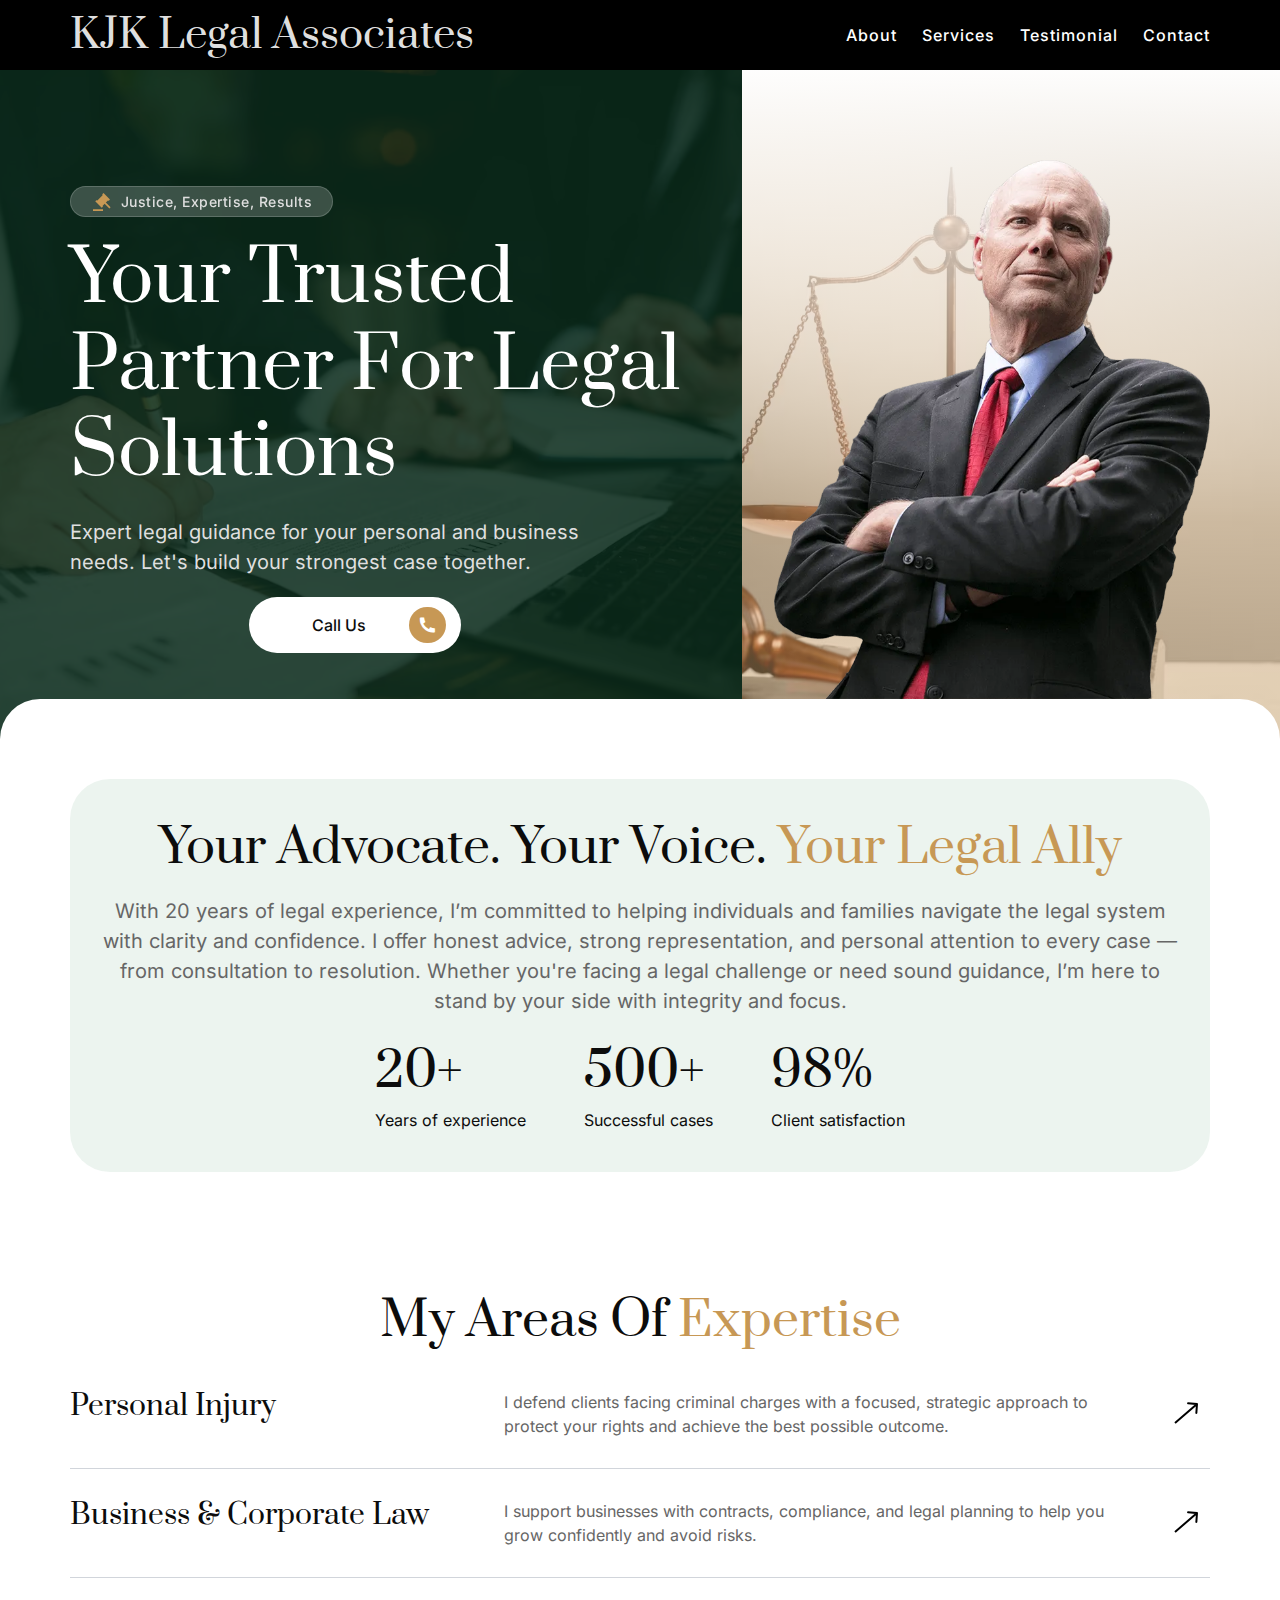
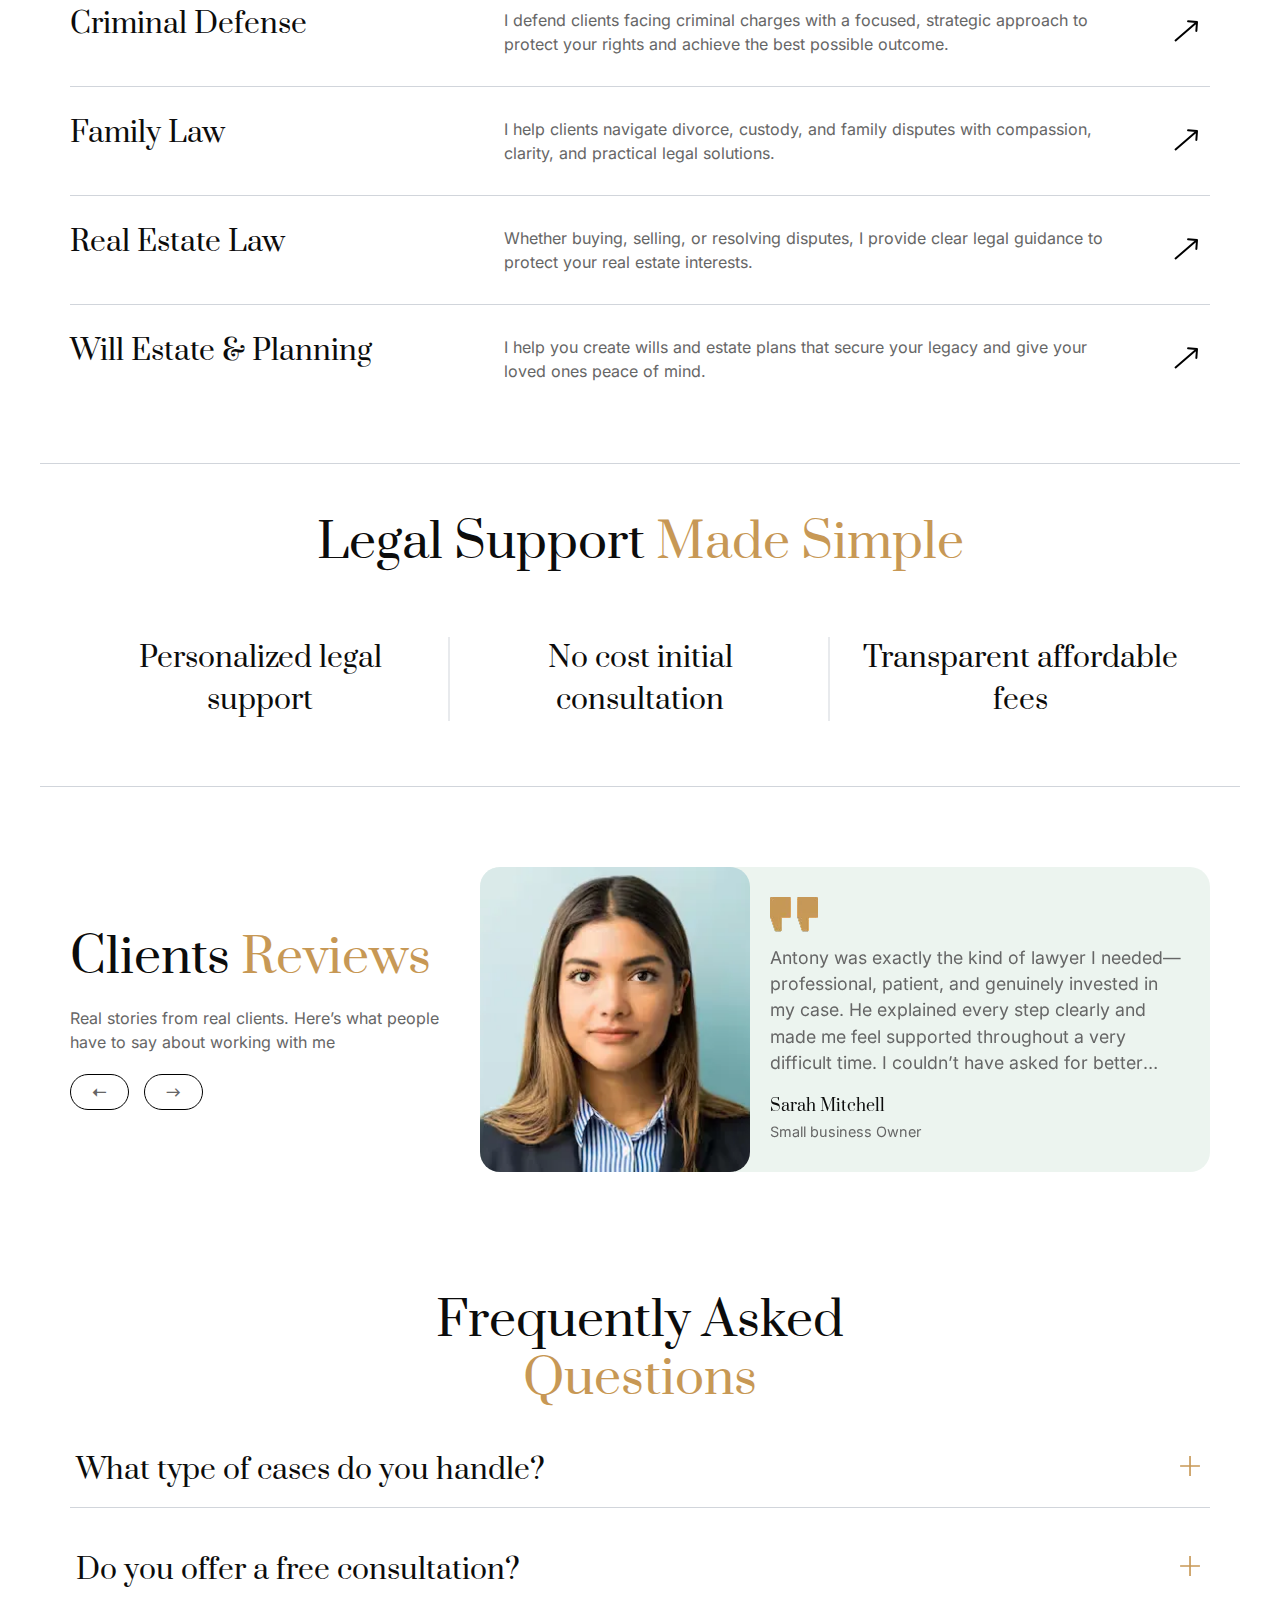
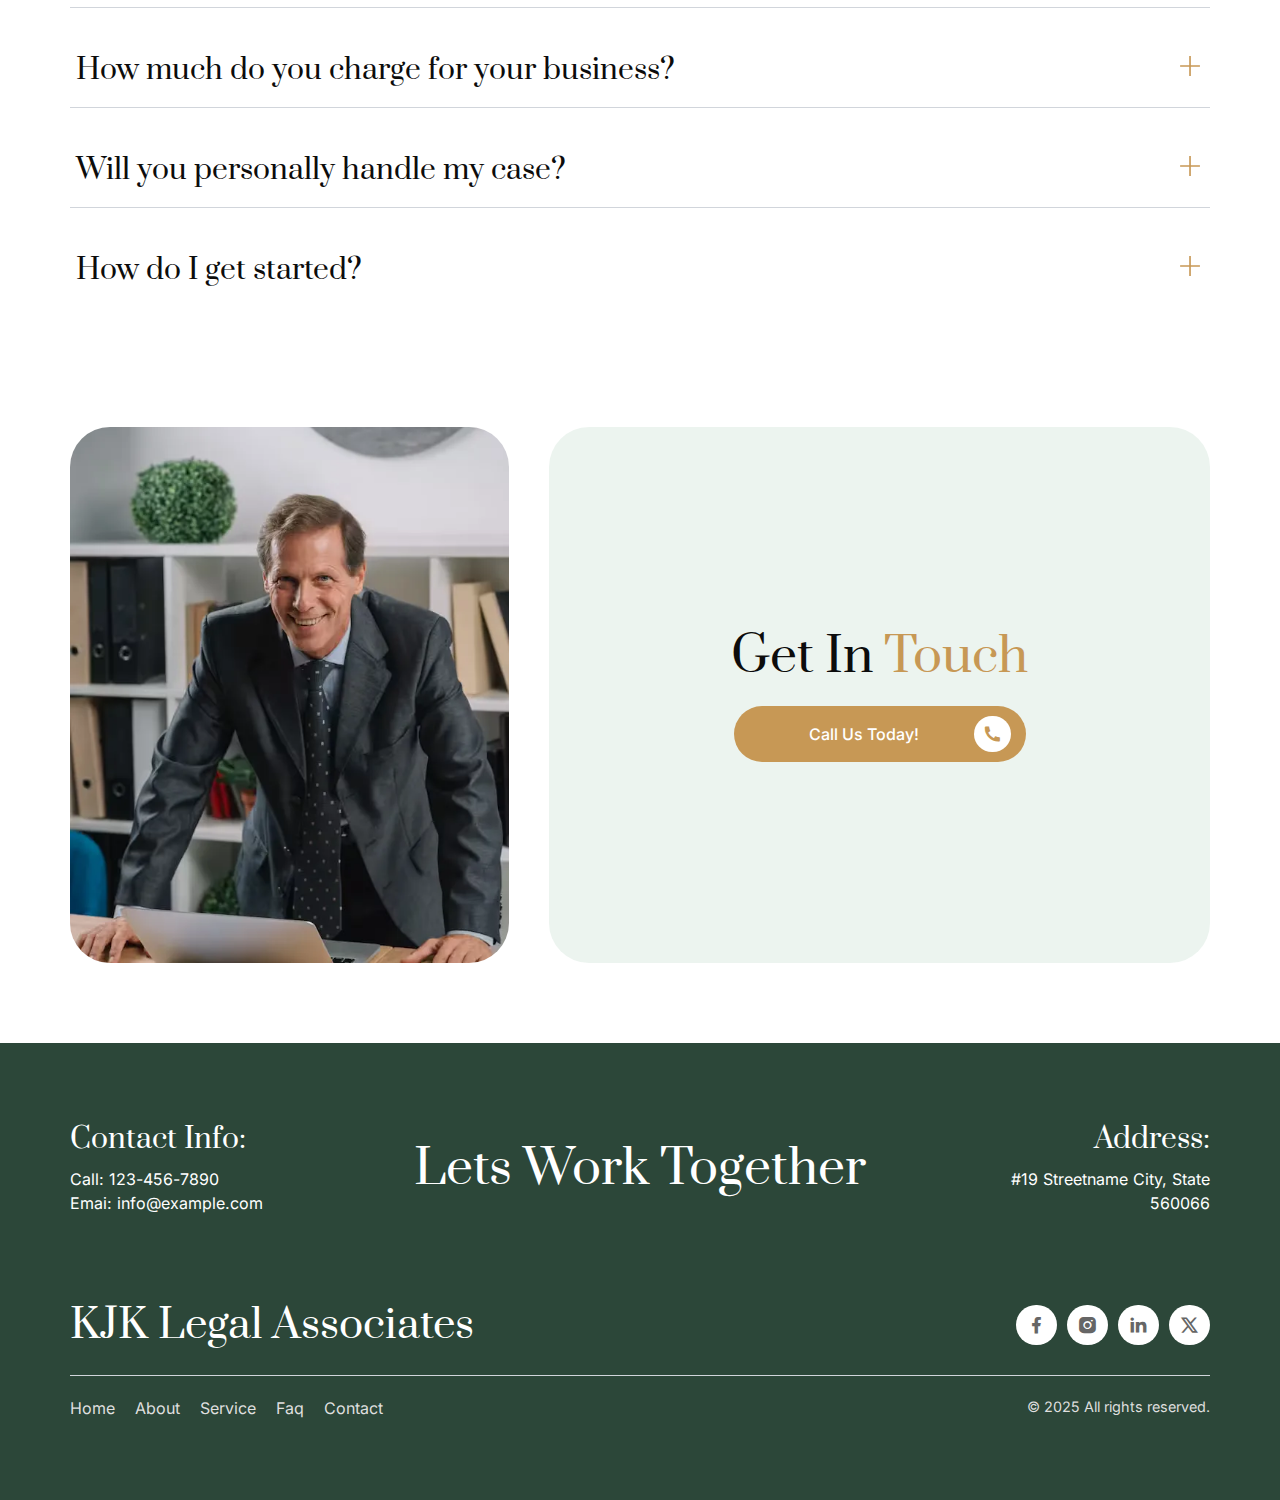
<file: index.html>
<!DOCTYPE html><html lang="en">
<meta http-equiv="content-type" content="text/html;charset=utf-8" />
<link rel="icon" type="image/png" href="https://kjklegalassociates.com/assets/favicon.png">
<head><meta charset="UTF-8"><meta name="viewport" content="width=device-width, initial-scale=1.0"><title>KJK Legal Associates</title><link rel="preload" href="assets/swiper-bundle.min.css" as="style" onload="this.rel='stylesheet'"><link rel="preload" href="assets/fonts/remixicon.css" as="style" onload="this.rel='stylesheet'"><!-- Fallback for no-JavaScript scenarios --><noscript><link rel="stylesheet" href="assets/swiper-bundle.min.css"><link rel="stylesheet" href="../cdn.jsdelivr.net/npm/remixicon%404.6.0/fonts/remixicon.css"></noscript><link rel="stylesheet" href="assets/style.css"></head> <body> <header id="header" class="header"> <div class="header__container container"> <nav class="header__nav" aria-label="Main navigation"> <a href="index.html" class="header__logo" aria-label="Home">KJK Legal Associates</a> <ul class="header__menu" id="main-navigation"> <li class="header__menu-item"> <a href="#about" class="header__menu-link">About</a> </li> <li class="header__menu-item"> <a href="#service" class="header__menu-link">Services</a> </li> <li class="header__menu-item"> <a href="#testimonial" class="header__menu-link">Testimonial</a> </li> <li class="header__menu-item"> <a href="#contact" class="header__menu-link">Contact</a> </li> </ul> <button class="header__menu-toggler" aria-label="Toggle menu" aria-expanded="false" aria-controls="main-navigation"> <span class="line"></span> <span class="line"></span> <span class="line"></span> </button> </nav> </div> </header> <main>  <div id="image-preview" class="image-preview" data-astro-cid-j7pv25f6> <img src="assets/personal-injury.B_F3VttC.avif" alt="" data-astro-cid-j7pv25f6> </div> <section id="hero" class="hero" data-astro-cid-j7pv25f6> <div class="hero__bg bg-1" data-astro-cid-j7pv25f6></div> <div class="hero__bg bg-2" data-astro-cid-j7pv25f6></div> <div class="hero__container container" data-astro-cid-j7pv25f6> <div class="hero__content" data-astro-cid-j7pv25f6> <p class="section-label" aria-label="Section label: Justice, Expertise, Results" data-astro-cid-j7pv25f6> <span class="section-label__icon" aria-hidden="true" data-astro-cid-j7pv25f6> <i class="ri-auction-fill" data-astro-cid-j7pv25f6></i> </span> <span class="section-label__text" data-astro-cid-j7pv25f6>Justice, Expertise, Results</span> </p> <h1 class="hero__heading heading" data-astro-cid-j7pv25f6>
Your trusted partner for legal solutions
</h1> <p class="hero__description" data-astro-cid-j7pv25f6>
Expert legal guidance for your personal and business needs.
                    Let's build your strongest case together.
</p> <div class="hero__buttons" data-astro-cid-j7pv25f6> <a href="#" class="btn btn--secondary"> <span class="btn__text">Call Us</span> <span class="btn__icon"> <i class="ri-phone-fill"></i> </span> </a> </div> </div> <div class="hero__media" data-astro-cid-j7pv25f6> <img src="assets/antony.DHVZE3wI_1XzO8W.webp" width="670" height="828" loading="lazy" decoding="async"> </div> </div> </section>

<section id="about" class="about" data-astro-cid-j7pv25f6>

  <div  class="about__container container" data-astro-cid-j7pv25f6>

    <div style="width:100%;max-width:100%;" class="about__content" data-astro-cid-j7pv25f6> <h2 class="about__heading" data-astro-cid-j7pv25f6>
Your advocate. Your voice. <span class="colored-text" data-astro-cid-j7pv25f6>Your legal ally</span> </h2> <p class="about__description" data-astro-cid-j7pv25f6>
With 20 years of legal experience, I’m committed to helping
                    individuals and families navigate the legal system with
                    clarity and confidence. I offer honest advice, strong
                    representation, and personal attention to every case — from
                    consultation to resolution. Whether you're facing a legal
                    challenge or need sound guidance, I’m here to stand by your
                    side with integrity and focus.
</p> <div class="about__advantage" role="list" data-astro-cid-j7pv25f6> <div class="about__advantage-item" role="listitem" data-astro-cid-j7pv25f6> <div class="about__advantage-number" data-astro-cid-j7pv25f6>20+</div> <p class="about__advantage-text" data-astro-cid-j7pv25f6>Years of experience</p> </div> <div class="about__advantage-item" role="listitem" data-astro-cid-j7pv25f6> <div class="about__advantage-number" data-astro-cid-j7pv25f6>500+</div> <p class="about__advantage-text" data-astro-cid-j7pv25f6>Successful cases</p> </div> <div class="about__advantage-item" role="listitem" data-astro-cid-j7pv25f6> <div class="about__advantage-number" data-astro-cid-j7pv25f6>98%</div> <p class="about__advantage-text" data-astro-cid-j7pv25f6>Client satisfaction</p> </div> </div> </div> <div style="display:none;" class="about__media" data-astro-cid-j7pv25f6> <img src="assets/about-antony.BZf2FZJI_Z2vnMkg.webp" alt="This is antony" data-astro-cid-j7pv25f6="true" width="1000" height="667" loading="lazy"> </div> </div> </section> <section id="service" class="service" data-astro-cid-j7pv25f6> <div class="service__container container" data-astro-cid-j7pv25f6> <h2 class="service__heading" data-astro-cid-j7pv25f6>
My areas of <span class="colored-text" data-astro-cid-j7pv25f6>Expertise</span> </h2>

<div class="service__tile-list" data-astro-cid-j7pv25f6> <article class="service-item" data-astro-cid-j7pv25f6> <div class="service-item__image-wrapper" data-astro-cid-j7pv25f6>

  <!-- Mobile - services img 1-->
  <img src="assets/personal-injury.B_F3VttC_WA4Sh.webp" alt="Personal njury" data-astro-cid-j7pv25f6="true" width="700" height="394" loading="lazy" decoding="async" class="service-item__image">


  </div> <div class="service-item__content" data-astro-cid-j7pv25f6> <div class="service-item__header" data-astro-cid-j7pv25f6> <h3 class="service-item__title" data-astro-cid-j7pv25f6> Personal injury </h3>

  <a href="page2"><span class="service-item__icon 23" aria-hidden="true" data-astro-cid-j7pv25f6> <svg width="24" height="22" viewBox="0 0 24 22" fill="none" xmlns="http://www.w3.org/2000/svg" data-astro-cid-j7pv25f6> <path d="M23.9973 2.07298C24.0376 1.52216 23.6238 1.04297 23.073 1.00267L14.097 0.345886C13.5462 0.305583 13.067 0.719432 13.0267 1.27024C12.9864 1.82106 13.4002 2.30025 13.951 2.34055L21.9297 2.92436L21.3459 10.903C21.3056 11.4538 21.7194 11.933 22.2702 11.9733C22.8211 12.0136 23.3003 11.5998 23.3406 11.049L23.9973 2.07298ZM1 21L1.65362 21.7568L23.6536 2.75682L23 2L22.3464 1.24318L0.34638 20.2432L1 21Z" data-astro-cid-j7pv25f6></path> </svg> </span></a>

 </div> <p class="service-item__description" data-astro-cid-j7pv25f6> I defend clients facing criminal charges with a focused, strategic approach to protect your rights and achieve the best possible outcome. </p> </div> </article><article class="service-item" data-astro-cid-j7pv25f6> <div class="service-item__image-wrapper" data-astro-cid-j7pv25f6>

    <!-- Mobile - services img 2-->
  <img src="assets/business-law.Dl3bqJAE_W199K.webp" alt="Business &#38; corporate law" data-astro-cid-j7pv25f6="true" width="600" height="410" loading="lazy" decoding="async" class="service-item__image">


 </div> <div class="service-item__content" data-astro-cid-j7pv25f6> <div class="service-item__header" data-astro-cid-j7pv25f6> <h3 class="service-item__title" data-astro-cid-j7pv25f6> Business &amp; corporate law </h3>

   <a href="page2"><span class="service-item__icon" aria-hidden="true" data-astro-cid-j7pv25f6> <svg width="24" height="22" viewBox="0 0 24 22" fill="none" xmlns="http://www.w3.org/2000/svg" data-astro-cid-j7pv25f6> <path d="M23.9973 2.07298C24.0376 1.52216 23.6238 1.04297 23.073 1.00267L14.097 0.345886C13.5462 0.305583 13.067 0.719432 13.0267 1.27024C12.9864 1.82106 13.4002 2.30025 13.951 2.34055L21.9297 2.92436L21.3459 10.903C21.3056 11.4538 21.7194 11.933 22.2702 11.9733C22.8211 12.0136 23.3003 11.5998 23.3406 11.049L23.9973 2.07298ZM1 21L1.65362 21.7568L23.6536 2.75682L23 2L22.3464 1.24318L0.34638 20.2432L1 21Z" data-astro-cid-j7pv25f6></path> </svg> </span> </a></div>

   <p class="service-item__description" data-astro-cid-j7pv25f6> I support businesses with contracts, compliance, and legal planning to help you grow confidently and avoid risks. </p> </div> </article><article class="service-item" data-astro-cid-j7pv25f6> <div class="service-item__image-wrapper" data-astro-cid-j7pv25f6>

   <!-- Mobile - services img 3-->
    <img src="assets/criminal-defense.CefPvF3__ZxeJpF.webp" alt="Criminal defense" data-astro-cid-j7pv25f6="true" width="600" height="400" loading="lazy" decoding="async" class="service-item__image">

   </div> <div class="service-item__content" data-astro-cid-j7pv25f6> <div class="service-item__header" data-astro-cid-j7pv25f6> <h3 class="service-item__title" data-astro-cid-j7pv25f6> criminal defense </h3>

     <a href="page2"><span class="service-item__icon" aria-hidden="true" data-astro-cid-j7pv25f6> <svg width="24" height="22" viewBox="0 0 24 22" fill="none" xmlns="http://www.w3.org/2000/svg" data-astro-cid-j7pv25f6> <path d="M23.9973 2.07298C24.0376 1.52216 23.6238 1.04297 23.073 1.00267L14.097 0.345886C13.5462 0.305583 13.067 0.719432 13.0267 1.27024C12.9864 1.82106 13.4002 2.30025 13.951 2.34055L21.9297 2.92436L21.3459 10.903C21.3056 11.4538 21.7194 11.933 22.2702 11.9733C22.8211 12.0136 23.3003 11.5998 23.3406 11.049L23.9973 2.07298ZM1 21L1.65362 21.7568L23.6536 2.75682L23 2L22.3464 1.24318L0.34638 20.2432L1 21Z" data-astro-cid-j7pv25f6></path> </svg> </span></a> </div>

      <p class="service-item__description" data-astro-cid-j7pv25f6> I defend clients facing criminal charges with a focused, strategic approach to protect your rights and achieve the best possible outcome. </p> </div> </article><article class="service-item" data-astro-cid-j7pv25f6> <div class="service-item__image-wrapper" data-astro-cid-j7pv25f6>

     <!-- Mobile - services img 4-->
      <img src="assets/family-law.webp" alt="Family law" data-astro-cid-j7pv25f6="true" width="600" height="399" loading="lazy" decoding="async" class="service-item__image">

    </div> <div class="service-item__content" data-astro-cid-j7pv25f6> <div class="service-item__header" data-astro-cid-j7pv25f6> <h3 class="service-item__title" data-astro-cid-j7pv25f6> Family law </h3>

      <a href="page2"><span class="service-item__icon" aria-hidden="true" data-astro-cid-j7pv25f6> <svg width="24" height="22" viewBox="0 0 24 22" fill="none" xmlns="http://www.w3.org/2000/svg" data-astro-cid-j7pv25f6> <path d="M23.9973 2.07298C24.0376 1.52216 23.6238 1.04297 23.073 1.00267L14.097 0.345886C13.5462 0.305583 13.067 0.719432 13.0267 1.27024C12.9864 1.82106 13.4002 2.30025 13.951 2.34055L21.9297 2.92436L21.3459 10.903C21.3056 11.4538 21.7194 11.933 22.2702 11.9733C22.8211 12.0136 23.3003 11.5998 23.3406 11.049L23.9973 2.07298ZM1 21L1.65362 21.7568L23.6536 2.75682L23 2L22.3464 1.24318L0.34638 20.2432L1 21Z" data-astro-cid-j7pv25f6></path> </svg> </span></a> </div>

      <p class="service-item__description" data-astro-cid-j7pv25f6> I help clients navigate divorce, custody, and family disputes with compassion, clarity, and practical legal solutions. </p> </div> </article><article class="service-item" data-astro-cid-j7pv25f6> <div class="service-item__image-wrapper" data-astro-cid-j7pv25f6>

       <!-- Mobile - services img 5-->
      <img src="assets/real-estate.AwZd39OJ_ZT3xnQ.webp" alt="Real estate law" data-astro-cid-j7pv25f6="true" width="600" height="410" loading="lazy" decoding="async" class="service-item__image">

      </div> <div class="service-item__content" data-astro-cid-j7pv25f6> <div class="service-item__header" data-astro-cid-j7pv25f6> <h3 class="service-item__title" data-astro-cid-j7pv25f6> Real estate law </h3>

       <a href="page2"> <span class="service-item__icon" aria-hidden="true" data-astro-cid-j7pv25f6> <svg width="24" height="22" viewBox="0 0 24 22" fill="none" xmlns="http://www.w3.org/2000/svg" data-astro-cid-j7pv25f6> <path d="M23.9973 2.07298C24.0376 1.52216 23.6238 1.04297 23.073 1.00267L14.097 0.345886C13.5462 0.305583 13.067 0.719432 13.0267 1.27024C12.9864 1.82106 13.4002 2.30025 13.951 2.34055L21.9297 2.92436L21.3459 10.903C21.3056 11.4538 21.7194 11.933 22.2702 11.9733C22.8211 12.0136 23.3003 11.5998 23.3406 11.049L23.9973 2.07298ZM1 21L1.65362 21.7568L23.6536 2.75682L23 2L22.3464 1.24318L0.34638 20.2432L1 21Z" data-astro-cid-j7pv25f6></path> </svg> </span></a> </div>

      <p class="service-item__description" data-astro-cid-j7pv25f6> Whether buying, selling, or resolving disputes, I provide clear legal guidance to protect your real estate interests. </p> </div> </article><article class="service-item" data-astro-cid-j7pv25f6> <div class="service-item__image-wrapper" data-astro-cid-j7pv25f6>

       <!-- Mobile - services img 6-->
      <img src="assets/wills-estate.CbZDAroV_Z6CwDA.webp" alt="Will estate &#38; planning" data-astro-cid-j7pv25f6="true" width="600" height="410" loading="lazy" decoding="async" class="service-item__image">

     </div> <div class="service-item__content" data-astro-cid-j7pv25f6> <div class="service-item__header" data-astro-cid-j7pv25f6> <h3 class="service-item__title" data-astro-cid-j7pv25f6> Will estate &amp; planning </h3>

          <a href="page2"><span class="service-item__icon" aria-hidden="true" data-astro-cid-j7pv25f6> <svg width="24" height="22" viewBox="0 0 24 22" fill="none" xmlns="http://www.w3.org/2000/svg" data-astro-cid-j7pv25f6> <path d="M23.9973 2.07298C24.0376 1.52216 23.6238 1.04297 23.073 1.00267L14.097 0.345886C13.5462 0.305583 13.067 0.719432 13.0267 1.27024C12.9864 1.82106 13.4002 2.30025 13.951 2.34055L21.9297 2.92436L21.3459 10.903C21.3056 11.4538 21.7194 11.933 22.2702 11.9733C22.8211 12.0136 23.3003 11.5998 23.3406 11.049L23.9973 2.07298ZM1 21L1.65362 21.7568L23.6536 2.75682L23 2L22.3464 1.24318L0.34638 20.2432L1 21Z" data-astro-cid-j7pv25f6></path> </svg> </span> </a></div>

         <p class="service-item__description" data-astro-cid-j7pv25f6> I help you create wills and estate plans that secure your legacy and give your loved ones peace of mind. </p> </div> </article> </div> <div class="service__grid-list" data-astro-cid-j7pv25f6> <div class="service-preview" data-astro-cid-j7pv25f6></div> <article class="service-item" data-image="/assets/personal-injury.B_F3VttC.avif" data-astro-cid-j7pv25f6> <h3 class="service-item__title" data-astro-cid-j7pv25f6>Personal injury</h3> <p class="service-item__description" data-astro-cid-j7pv25f6> I defend clients facing criminal charges with a focused, strategic approach to protect your rights and achieve the best possible outcome. </p>

        <a href="page2"> <span class="service-item__icon" aria-hidden="true" data-astro-cid-j7pv25f6> <svg width="24" height="22" viewBox="0 0 24 22" fill="none" xmlns="http://www.w3.org/2000/svg" data-astro-cid-j7pv25f6> <path d="M23.9973 2.07298C24.0376 1.52216 23.6238 1.04297 23.073 1.00267L14.097 0.345886C13.5462 0.305583 13.067 0.719432 13.0267 1.27024C12.9864 1.82106 13.4002 2.30025 13.951 2.34055L21.9297 2.92436L21.3459 10.903C21.3056 11.4538 21.7194 11.933 22.2702 11.9733C22.8211 12.0136 23.3003 11.5998 23.3406 11.049L23.9973 2.07298ZM1 21L1.65362 21.7568L23.6536 2.75682L23 2L22.3464 1.24318L0.34638 20.2432L1 21Z" data-astro-cid-j7pv25f6></path> </svg> </span></a>

        </article><article class="service-item" data-image="/assets/business-law.Dl3bqJAE.avif" data-astro-cid-j7pv25f6> <h3 class="service-item__title" data-astro-cid-j7pv25f6>Business &amp; corporate law</h3> <p class="service-item__description" data-astro-cid-j7pv25f6> I support businesses with contracts, compliance, and legal planning to help you grow confidently and avoid risks. </p>

        <a href="page2"><span class="service-item__icon" aria-hidden="true" data-astro-cid-j7pv25f6> <svg width="24" height="22" viewBox="0 0 24 22" fill="none" xmlns="http://www.w3.org/2000/svg" data-astro-cid-j7pv25f6> <path d="M23.9973 2.07298C24.0376 1.52216 23.6238 1.04297 23.073 1.00267L14.097 0.345886C13.5462 0.305583 13.067 0.719432 13.0267 1.27024C12.9864 1.82106 13.4002 2.30025 13.951 2.34055L21.9297 2.92436L21.3459 10.903C21.3056 11.4538 21.7194 11.933 22.2702 11.9733C22.8211 12.0136 23.3003 11.5998 23.3406 11.049L23.9973 2.07298ZM1 21L1.65362 21.7568L23.6536 2.75682L23 2L22.3464 1.24318L0.34638 20.2432L1 21Z" data-astro-cid-j7pv25f6></path> </svg> </span></a> </article><article class="service-item" data-image="/assets/criminal-defense.CefPvF3_.avif" data-astro-cid-j7pv25f6> <h3 class="service-item__title" data-astro-cid-j7pv25f6>criminal defense</h3> <p class="service-item__description" data-astro-cid-j7pv25f6> I defend clients facing criminal charges with a focused, strategic approach to protect your rights and achieve the best possible outcome. </p>

      <a href="page2"> <span class="service-item__icon" aria-hidden="true" data-astro-cid-j7pv25f6> <svg width="24" height="22" viewBox="0 0 24 22" fill="none" xmlns="http://www.w3.org/2000/svg" data-astro-cid-j7pv25f6> <path d="M23.9973 2.07298C24.0376 1.52216 23.6238 1.04297 23.073 1.00267L14.097 0.345886C13.5462 0.305583 13.067 0.719432 13.0267 1.27024C12.9864 1.82106 13.4002 2.30025 13.951 2.34055L21.9297 2.92436L21.3459 10.903C21.3056 11.4538 21.7194 11.933 22.2702 11.9733C22.8211 12.0136 23.3003 11.5998 23.3406 11.049L23.9973 2.07298ZM1 21L1.65362 21.7568L23.6536 2.75682L23 2L22.3464 1.24318L0.34638 20.2432L1 21Z" data-astro-cid-j7pv25f6></path> </svg> </span></a> </article>

<article class="service-item" data-image="/assets/family-law.avif" data-astro-cid-j7pv25f6>
   <h3 class="service-item__title" data-astro-cid-j7pv25f6>Family law</h3>
    <p class="service-item__description" data-astro-cid-j7pv25f6> I help clients navigate divorce, custody, and family disputes with compassion, clarity, and practical legal solutions. </p>
  <a href="page2">  <span class="service-item__icon" aria-hidden="true" data-astro-cid-j7pv25f6> <svg width="24" height="22" viewBox="0 0 24 22" fill="none" xmlns="http://www.w3.org/2000/svg" data-astro-cid-j7pv25f6> <path d="M23.9973 2.07298C24.0376 1.52216 23.6238 1.04297 23.073 1.00267L14.097 0.345886C13.5462 0.305583 13.067 0.719432 13.0267 1.27024C12.9864 1.82106 13.4002 2.30025 13.951 2.34055L21.9297 2.92436L21.3459 10.903C21.3056 11.4538 21.7194 11.933 22.2702 11.9733C22.8211 12.0136 23.3003 11.5998 23.3406 11.049L23.9973 2.07298ZM1 21L1.65362 21.7568L23.6536 2.75682L23 2L22.3464 1.24318L0.34638 20.2432L1 21Z" data-astro-cid-j7pv25f6></path> </svg> </span></a>
  </article>

    <article class="service-item" data-image="/assets/real-estate.AwZd39OJ.avif" data-astro-cid-j7pv25f6> <h3 class="service-item__title" data-astro-cid-j7pv25f6>Real estate law</h3> <p class="service-item__description" data-astro-cid-j7pv25f6> Whether buying, selling, or resolving disputes, I provide clear legal guidance to protect your real estate interests. </p>
    <a href="page2"> <span class="service-item__icon" aria-hidden="true" data-astro-cid-j7pv25f6> <svg width="24" height="22" viewBox="0 0 24 22" fill="none" xmlns="http://www.w3.org/2000/svg" data-astro-cid-j7pv25f6> <path d="M23.9973 2.07298C24.0376 1.52216 23.6238 1.04297 23.073 1.00267L14.097 0.345886C13.5462 0.305583 13.067 0.719432 13.0267 1.27024C12.9864 1.82106 13.4002 2.30025 13.951 2.34055L21.9297 2.92436L21.3459 10.903C21.3056 11.4538 21.7194 11.933 22.2702 11.9733C22.8211 12.0136 23.3003 11.5998 23.3406 11.049L23.9973 2.07298ZM1 21L1.65362 21.7568L23.6536 2.75682L23 2L22.3464 1.24318L0.34638 20.2432L1 21Z" data-astro-cid-j7pv25f6></path> </svg> </span></a> </article>

    <article class="service-item" data-image="/assets/wills-estate.CbZDAroV.avif" data-astro-cid-j7pv25f6> <h3 class="service-item__title" data-astro-cid-j7pv25f6>Will estate &amp; planning</h3> <p class="service-item__description" data-astro-cid-j7pv25f6> I help you create wills and estate plans that secure your legacy and give your loved ones peace of mind. </p> <a href="page2"><span class="service-item__icon" aria-hidden="true" data-astro-cid-j7pv25f6> <svg width="24" height="22" viewBox="0 0 24 22" fill="none" xmlns="http://www.w3.org/2000/svg" data-astro-cid-j7pv25f6> <path d="M23.9973 2.07298C24.0376 1.52216 23.6238 1.04297 23.073 1.00267L14.097 0.345886C13.5462 0.305583 13.067 0.719432 13.0267 1.27024C12.9864 1.82106 13.4002 2.30025 13.951 2.34055L21.9297 2.92436L21.3459 10.903C21.3056 11.4538 21.7194 11.933 22.2702 11.9733C22.8211 12.0136 23.3003 11.5998 23.3406 11.049L23.9973 2.07298ZM1 21L1.65362 21.7568L23.6536 2.75682L23 2L22.3464 1.24318L0.34638 20.2432L1 21Z" data-astro-cid-j7pv25f6></path> </svg> </span> </a>
    </article>

   </div> </div> </section> <section id="why-me" class="why-me" data-astro-cid-j7pv25f6> <div class="why-me__container container" data-astro-cid-j7pv25f6> <h2 class="why-me__heading" data-astro-cid-j7pv25f6>Legal support <span class="colored-text">made simple</span></h2> <button class="why-me__video video-btn" aria-label="Play video" data-astro-cid-j7pv25f6> <span class="icon" data-astro-cid-j7pv25f6> <svg width="38" height="49" viewBox="0 0 38 49" fill="none" xmlns="http://www.w3.org/2000/svg" data-astro-cid-j7pv25f6> <path d="M37.0596 24.4849L0.083036 48.883L0.0830382 0.0866664L37.0596 24.4849Z" fill="#C79855" data-astro-cid-j7pv25f6></path> </svg> </span> </button> <div class="popup" id="video-popup" data-astro-cid-j7pv25f6> <div class="popup-content" data-astro-cid-j7pv25f6> <button class="close-btn" aria-label="Close video popup" data-astro-cid-j7pv25f6>&times;</button> <div class="video-container" data-astro-cid-j7pv25f6> <iframe src="https://www.youtube.com/watch?v=DWw-RxwEK5M" frameborder="0" allowfullscreen data-astro-cid-j7pv25f6></iframe> </div> </div> </div> <ul class="why-me__list" data-astro-cid-j7pv25f6> <li class="why-me__item" data-astro-cid-j7pv25f6>Personalized legal support</li> <li class="why-me__item" data-astro-cid-j7pv25f6>No cost initial consultation</li> <li class="why-me__item" data-astro-cid-j7pv25f6>Transparent affordable fees</li> </ul> </div> </section> <section id="testimonial" class="testimonial" data-astro-cid-j7pv25f6> <div class="testimonial__container container" data-astro-cid-j7pv25f6> <div class="testimonial__intro" data-astro-cid-j7pv25f6> <h2 class="testimonial__heading" data-astro-cid-j7pv25f6>
Clients <span class="colored-text" data-astro-cid-j7pv25f6>Reviews</span> </h2> <p class="testimonial__description" data-astro-cid-j7pv25f6>
Real stories from real clients. Here’s what people have to
                    say about working with me
</p> <div class="testimonial__controller" data-astro-cid-j7pv25f6> <button class="left-button" data-astro-cid-j7pv25f6> <i class="ri-arrow-left-long-fill" data-astro-cid-j7pv25f6></i> </button> <button class="right-button" data-astro-cid-j7pv25f6> <i class="ri-arrow-right-long-line" data-astro-cid-j7pv25f6></i> </button> </div> </div> <div class="testimonial__content" data-astro-cid-j7pv25f6> <div class="swiper mySwiper" data-astro-cid-j7pv25f6> <div class="swiper-wrapper" data-astro-cid-j7pv25f6> <article class="testimonial-item swiper-slide" role="group" aria-roledescription="slide" aria-label="Testimonial by Sarah Mitchell" data-astro-cid-j7pv25f6> <div class="testimonial-item__content" data-astro-cid-j7pv25f6> <div class="testimonial-item__icon" aria-hidden="true" data-astro-cid-j7pv25f6> <img src="assets/quote.DNOqrIi6_Zegxpa.webp" alt="Quote icon" role="presentation" data-astro-cid-j7pv25f6="true" width="48" height="48" loading="lazy" decoding="async"> </div> <blockquote class="testimonial-item__feedback" data-astro-cid-j7pv25f6> <p data-astro-cid-j7pv25f6>Antony was exactly the kind of lawyer I needed—professional, patient, and genuinely invested in my case. He explained every step clearly and made me feel supported throughout a very difficult time. I couldn’t have asked for better representation.</p> </blockquote> </div> <div class="testimonial-item__author-image" data-astro-cid-j7pv25f6> <img src="assets/testimonial.Csss_YHt_1Jud4c.webp" alt="Image of Sarah Mitchell" data-astro-cid-j7pv25f6="true" width="450" height="300" loading="lazy" decoding="async"> </div> <div class="testimonial-item__author-info" data-astro-cid-j7pv25f6> <h4 class="author-name" data-astro-cid-j7pv25f6>Sarah Mitchell</h4> <p class="author-role" data-astro-cid-j7pv25f6>Small business Owner</p> </div> </article><article class="testimonial-item swiper-slide" role="group" aria-roledescription="slide" aria-label="Testimonial by Sarah Mitchell" data-astro-cid-j7pv25f6> <div class="testimonial-item__content" data-astro-cid-j7pv25f6> <div class="testimonial-item__icon" aria-hidden="true" data-astro-cid-j7pv25f6> <img src="assets/quote.DNOqrIi6_Zegxpa.webp" alt="Quote icon" role="presentation" data-astro-cid-j7pv25f6="true" width="48" height="48" loading="lazy" decoding="async"> </div> <blockquote class="testimonial-item__feedback" data-astro-cid-j7pv25f6> <p data-astro-cid-j7pv25f6>Antony was exactly the kind of lawyer I needed—professional, patient, and genuinely invested in my case. He explained every step clearly and made me feel supported throughout a very difficult time. I couldn’t have asked for better representation.</p> </blockquote> </div> <div class="testimonial-item__author-image" data-astro-cid-j7pv25f6> <img src="assets/testimonial.Csss_YHt_1Jud4c.webp" alt="Image of Sarah Mitchell" data-astro-cid-j7pv25f6="true" width="450" height="300" loading="lazy" decoding="async"> </div> <div class="testimonial-item__author-info" data-astro-cid-j7pv25f6> <h4 class="author-name" data-astro-cid-j7pv25f6>Sarah Mitchell</h4> <p class="author-role" data-astro-cid-j7pv25f6>Small business Owner</p> </div> </article><article class="testimonial-item swiper-slide" role="group" aria-roledescription="slide" aria-label="Testimonial by Sarah Mitchell" data-astro-cid-j7pv25f6> <div class="testimonial-item__content" data-astro-cid-j7pv25f6> <div class="testimonial-item__icon" aria-hidden="true" data-astro-cid-j7pv25f6> <img src="assets/quote.DNOqrIi6_Zegxpa.webp" alt="Quote icon" role="presentation" data-astro-cid-j7pv25f6="true" width="48" height="48" loading="lazy" decoding="async"> </div> <blockquote class="testimonial-item__feedback" data-astro-cid-j7pv25f6> <p data-astro-cid-j7pv25f6>Antony was exactly the kind of lawyer I needed—professional, patient, and genuinely invested in my case. He explained every step clearly and made me feel supported throughout a very difficult time. I couldn’t have asked for better representation.</p> </blockquote> </div> <div class="testimonial-item__author-image" data-astro-cid-j7pv25f6> <img src="assets/testimonial.Csss_YHt_1Jud4c.webp" alt="Image of Sarah Mitchell" data-astro-cid-j7pv25f6="true" width="450" height="300" loading="lazy" decoding="async"> </div> <div class="testimonial-item__author-info" data-astro-cid-j7pv25f6> <h4 class="author-name" data-astro-cid-j7pv25f6>Sarah Mitchell</h4> <p class="author-role" data-astro-cid-j7pv25f6>Small business Owner</p> </div> </article> </div> </div> </div> </div> </section> <section id="faq" class="faq" data-astro-cid-j7pv25f6> <div class="faq__container container" data-astro-cid-j7pv25f6> <h2 class="faq__heading" data-astro-cid-j7pv25f6>
Frequently asked <span class="colored-text" data-astro-cid-j7pv25f6>questions</span> </h2> <div class="faq__list" data-astro-cid-j7pv25f6> <div class="accordion-item" data-astro-cid-j7pv25f6> <button id="accordion-button-0" class="accordion-item__button" aria-expanded="false" aria-controls="accordion-item__content-0" data-astro-cid-j7pv25f6>  <span class="accordion-item__title" data-astro-cid-j7pv25f6> What type of cases do you handle? </span> <span class="accordion-item__icon" aria-hidden="true" data-astro-cid-j7pv25f6> <svg width="34" height="34" viewBox="0 0 34 34" fill="none" xmlns="http://www.w3.org/2000/svg" data-astro-cid-j7pv25f6> <g clip-path="url(#clip0_1621_287)" data-astro-cid-j7pv25f6> <path d="M16.0293 16.0001L16.0293 4.97925L18.0293 4.97925L18.0293 16L29.0501 16.0001L29.0501 18.0001L18.0293 18.0001L18.0293 29.0209L16.0293 29.0209L16.0293 18.0001L5.00845 18.0001L5.00852 16L16.0293 16.0001Z" fill="#C79855" data-astro-cid-j7pv25f6></path> </g> <defs data-astro-cid-j7pv25f6> <clipPath id="clip0_1621_287" data-astro-cid-j7pv25f6> <rect width="24" height="24" fill="white" transform="translate(17.0293 0.029541) rotate(45)" data-astro-cid-j7pv25f6></rect> </clipPath> </defs> </svg> </span>  </button> <div id="accordion-item__content-0" class="accordion-item__content" aria-labelledby="accordion-button-0" role="region" data-astro-cid-j7pv25f6> <p data-astro-cid-j7pv25f6>I handle a range of legal matters including criminal defense, family law, personal injury, business law, real estate, and estate planning.</p> </div> </div><div class="accordion-item" data-astro-cid-j7pv25f6> <button id="accordion-button-1" class="accordion-item__button" aria-expanded="false" aria-controls="accordion-item__content-1" data-astro-cid-j7pv25f6>  <span class="accordion-item__title" data-astro-cid-j7pv25f6> Do you offer a free consultation? </span> <span class="accordion-item__icon" aria-hidden="true" data-astro-cid-j7pv25f6> <svg width="34" height="34" viewBox="0 0 34 34" fill="none" xmlns="http://www.w3.org/2000/svg" data-astro-cid-j7pv25f6> <g clip-path="url(#clip0_1621_287)" data-astro-cid-j7pv25f6> <path d="M16.0293 16.0001L16.0293 4.97925L18.0293 4.97925L18.0293 16L29.0501 16.0001L29.0501 18.0001L18.0293 18.0001L18.0293 29.0209L16.0293 29.0209L16.0293 18.0001L5.00845 18.0001L5.00852 16L16.0293 16.0001Z" fill="#C79855" data-astro-cid-j7pv25f6></path> </g> <defs data-astro-cid-j7pv25f6> <clipPath id="clip0_1621_287" data-astro-cid-j7pv25f6> <rect width="24" height="24" fill="white" transform="translate(17.0293 0.029541) rotate(45)" data-astro-cid-j7pv25f6></rect> </clipPath> </defs> </svg> </span>  </button> <div id="accordion-item__content-1" class="accordion-item__content" aria-labelledby="accordion-button-1" role="region" data-astro-cid-j7pv25f6> <p data-astro-cid-j7pv25f6>I handle a range of legal matters including criminal defense, family law, personal injury, business law, real estate, and estate planning.</p> </div> </div><div class="accordion-item" data-astro-cid-j7pv25f6> <button id="accordion-button-2" class="accordion-item__button" aria-expanded="false" aria-controls="accordion-item__content-2" data-astro-cid-j7pv25f6>  <span class="accordion-item__title" data-astro-cid-j7pv25f6> How much do you charge for your business? </span> <span class="accordion-item__icon" aria-hidden="true" data-astro-cid-j7pv25f6> <svg width="34" height="34" viewBox="0 0 34 34" fill="none" xmlns="http://www.w3.org/2000/svg" data-astro-cid-j7pv25f6> <g clip-path="url(#clip0_1621_287)" data-astro-cid-j7pv25f6> <path d="M16.0293 16.0001L16.0293 4.97925L18.0293 4.97925L18.0293 16L29.0501 16.0001L29.0501 18.0001L18.0293 18.0001L18.0293 29.0209L16.0293 29.0209L16.0293 18.0001L5.00845 18.0001L5.00852 16L16.0293 16.0001Z" fill="#C79855" data-astro-cid-j7pv25f6></path> </g> <defs data-astro-cid-j7pv25f6> <clipPath id="clip0_1621_287" data-astro-cid-j7pv25f6> <rect width="24" height="24" fill="white" transform="translate(17.0293 0.029541) rotate(45)" data-astro-cid-j7pv25f6></rect> </clipPath> </defs> </svg> </span>  </button> <div id="accordion-item__content-2" class="accordion-item__content" aria-labelledby="accordion-button-2" role="region" data-astro-cid-j7pv25f6> <p data-astro-cid-j7pv25f6>I handle a range of legal matters including criminal defense, family law, personal injury, business law, real estate, and estate planning.</p> </div> </div><div class="accordion-item" data-astro-cid-j7pv25f6> <button id="accordion-button-3" class="accordion-item__button" aria-expanded="false" aria-controls="accordion-item__content-3" data-astro-cid-j7pv25f6>  <span class="accordion-item__title" data-astro-cid-j7pv25f6> Will you personally handle my case? </span> <span class="accordion-item__icon" aria-hidden="true" data-astro-cid-j7pv25f6> <svg width="34" height="34" viewBox="0 0 34 34" fill="none" xmlns="http://www.w3.org/2000/svg" data-astro-cid-j7pv25f6> <g clip-path="url(#clip0_1621_287)" data-astro-cid-j7pv25f6> <path d="M16.0293 16.0001L16.0293 4.97925L18.0293 4.97925L18.0293 16L29.0501 16.0001L29.0501 18.0001L18.0293 18.0001L18.0293 29.0209L16.0293 29.0209L16.0293 18.0001L5.00845 18.0001L5.00852 16L16.0293 16.0001Z" fill="#C79855" data-astro-cid-j7pv25f6></path> </g> <defs data-astro-cid-j7pv25f6> <clipPath id="clip0_1621_287" data-astro-cid-j7pv25f6> <rect width="24" height="24" fill="white" transform="translate(17.0293 0.029541) rotate(45)" data-astro-cid-j7pv25f6></rect> </clipPath> </defs> </svg> </span>  </button> <div id="accordion-item__content-3" class="accordion-item__content" aria-labelledby="accordion-button-3" role="region" data-astro-cid-j7pv25f6> <p data-astro-cid-j7pv25f6>I handle a range of legal matters including criminal defense, family law, personal injury, business law, real estate, and estate planning.</p> </div> </div><div class="accordion-item" data-astro-cid-j7pv25f6> <button id="accordion-button-4" class="accordion-item__button" aria-expanded="false" aria-controls="accordion-item__content-4" data-astro-cid-j7pv25f6>  <span class="accordion-item__title" data-astro-cid-j7pv25f6> How do I get started? </span> <span class="accordion-item__icon" aria-hidden="true" data-astro-cid-j7pv25f6> <svg width="34" height="34" viewBox="0 0 34 34" fill="none" xmlns="http://www.w3.org/2000/svg" data-astro-cid-j7pv25f6> <g clip-path="url(#clip0_1621_287)" data-astro-cid-j7pv25f6> <path d="M16.0293 16.0001L16.0293 4.97925L18.0293 4.97925L18.0293 16L29.0501 16.0001L29.0501 18.0001L18.0293 18.0001L18.0293 29.0209L16.0293 29.0209L16.0293 18.0001L5.00845 18.0001L5.00852 16L16.0293 16.0001Z" fill="#C79855" data-astro-cid-j7pv25f6></path> </g> <defs data-astro-cid-j7pv25f6> <clipPath id="clip0_1621_287" data-astro-cid-j7pv25f6> <rect width="24" height="24" fill="white" transform="translate(17.0293 0.029541) rotate(45)" data-astro-cid-j7pv25f6></rect> </clipPath> </defs> </svg> </span>  </button> <div id="accordion-item__content-4" class="accordion-item__content" aria-labelledby="accordion-button-4" role="region" data-astro-cid-j7pv25f6> <p data-astro-cid-j7pv25f6>I handle a range of legal matters including criminal defense, family law, personal injury, business law, real estate, and estate planning.</p> </div> </div> </div> </div> </section> <section id="contact" class="contact" data-astro-cid-j7pv25f6> <div class="contact__container container" data-astro-cid-j7pv25f6> <div class="contact__media" data-astro-cid-j7pv25f6> <img src="assets/get-in-touch.Bgo8tDQa_1GhjwJ.webp" alt="Image of Antony" data-astro-cid-j7pv25f6="true" width="600" height="899" loading="lazy" decoding="async"> </div> <div class="contact__content" data-astro-cid-j7pv25f6> <h2 class="contact__heading" data-astro-cid-j7pv25f6>
Get in <span class="colored-text" data-astro-cid-j7pv25f6>touch</span> </h2>

<form style="display:none;" action="#" class="contact-form" method="POST" data-astro-cid-j7pv25f6> <div class="contact-form__row" data-astro-cid-j7pv25f6> <div class="contact-form__group" data-astro-cid-j7pv25f6> <label for="your-name" class="contact-form__label" data-astro-cid-j7pv25f6>Your name</label> <input type="text" name="your_name" id="your-name" placeholder="Your name" required aria-required="true" data-astro-cid-j7pv25f6> </div> <div class="contact-form__group" data-astro-cid-j7pv25f6> <label for="your-email" class="contact-form__label" data-astro-cid-j7pv25f6>Your email</label> <input type="email" name="your_email" id="your-email" placeholder="Your email" required aria-required="true" data-astro-cid-j7pv25f6> </div> </div> <div class="contact-form__row" data-astro-cid-j7pv25f6> <div class="contact-form__group" data-astro-cid-j7pv25f6> <label for="your-phone" class="contact-form__label" data-astro-cid-j7pv25f6>Your phone number</label> <input type="tel" name="your_phone" id="your-phone" placeholder="Your phone numebr" data-astro-cid-j7pv25f6> </div> <div class="contact-form__group" data-astro-cid-j7pv25f6> <label for="service-type" class="contact-form__label" data-astro-cid-j7pv25f6>Type of service</label> <select name="service_type" id="service-type" required aria-required="true" data-astro-cid-j7pv25f6> <option value="Select a service" disabled selected data-astro-cid-j7pv25f6>Select a service</option> <option value="criminal_defense" data-astro-cid-j7pv25f6>Criminal defense</option> <option value="family_law" data-astro-cid-j7pv25f6>Family law</option> <option value="personal_injury" data-astro-cid-j7pv25f6>Personal injury</option> <option value="business_and_corporate_law" data-astro-cid-j7pv25f6>Business & corporate law</option> <option value="real_estate_law" data-astro-cid-j7pv25f6>Real estate law</option> <option value="wills_and_estate_planning" data-astro-cid-j7pv25f6>Wills & estate planning</option> </select> </div> </div> <div class="contact-form__row" data-astro-cid-j7pv25f6> <div class="contact-form__group" data-astro-cid-j7pv25f6> <label for="message" class="contact-form__label" data-astro-cid-j7pv25f6>Message</label> <textarea id="message" name="message" rows="6" placeholder="Enter your message" class="contact-form__textarea" required data-astro-cid-j7pv25f6></textarea> </div> </div> <button type="submit" class="btn btn--primary" aria-label="Send message" data-astro-cid-j7pv25f6> <span class="btn__text" data-astro-cid-j7pv25f6>Send message</span> <span class="btn__icon" aria-hidden="true" data-astro-cid-j7pv25f6><i class="ri-arrow-right-line" data-astro-cid-j7pv25f6></i></span> </button> </form>
<p><a href="#" class="btn btn--primary"> <span class="btn__text">Call Us Today!</span> <span class="btn__icon"> <i class="ri-phone-fill"></i> </span> </a></p>
</div> </div> </section>  </main>

<footer id="footer" class="footer">
  <div class="footerow container">
     <div class="footer_contact_info">
       <h3>Contact Info:</h3>
       <p>Call: 123-456-7890</p>
       <p>Emai: info@example.com</p>
     </div>
     <div class="footer_contact_heading">Lets Work Together</div>
     <div class="footer_contact_right">
       <h3>Address:</h3>
       <p>#19 Streetname City, State 560066</p>
     </div>

  </div>
  <div class="footer__container container">

  <h2 class="footer__heading">Lets work together</h2>

  <div class="footer__logo">KJK Legal Associates</div>
  <ul class="footer__social" role="list"> <li class="footer__social-item"> <a href="https://facebook.com/yourpage" class="footer__social-link" target="_blank" rel="noopener noreferrer" aria-label="Follow us on Facebook"> <span class="ri-facebook-fill" aria-hidden="true"></span> </a> </li> <li class="footer__social-item"> <a href="https://facebook.com/yourpage" class="footer__social-link" target="_blank" rel="noopener noreferrer" aria-label="Follow me on instagram"> <i class="ri-instagram-fill" aria-hidden="true"></i> </a> </li> <li class="footer__social-item"> <a href="https://facebook.com/yourpage" class="footer__social-link" target="_blank" rel="noopener noreferrer" aria-label="Follow me on linkedin"> <i class="ri-linkedin-fill" aria-hidden="true"></i> </a> </li> <li class="footer__social-item"> <a href="https://facebook.com/yourpage" class="footer__social-link" target="_blank" rel="noopener noreferrer" aria-label="Follow me on x"> <i class="ri-twitter-x-line" aria-hidden="true"></i> </a> </li> </ul>

  <div class="footer__divider divider"></div> <ul class="footer__menu"> <li class="footer__menu-item"> <a href="index.html" class="footer__menu-link">Home</a> </li> <li class="footer__menu-item"> <a href="index.html" class="footer__menu-link">About</a> </li> <li class="footer__menu-item"> <a href="index.html" class="footer__menu-link">Service</a> </li> <li class="footer__menu-item"> <a href="index.html" class="footer__menu-link">Faq</a> </li> <li class="footer__menu-item"> <a href="index.html" class="footer__menu-link">Contact</a> </li> </ul> <p class="footer__copyright">&copy; 2025 All rights reserved.</p> </div> </footer>

<script type="module" src="assets/layout-script.js"></script> </body>

</html>
</file>
<file: assets/style.css>
@font-face {
    font-display: swap;
    font-family: Heading;
    font-style: normal;
    font-weight: 400;
    src: url(prata-v20-latin-regular.CwelEXVQ.woff2)
}

@font-face {
    font-display: swap;
    font-family: Inter;
    font-style: normal;
    font-weight: 400;
    src: url(inter-v19-latin-regular.C38fXH4l.woff2)
}

@font-face {
    font-display: swap;
    font-family: Inter;
    font-style: normal;
    font-weight: 500;
    src: url(inter-v19-latin-500.Cerq10X2.woff2)
}

@font-face {
    font-display: swap;
    font-family: Inter;
    font-style: normal;
    font-weight: 600;
    src: url(inter-v19-latin-600.LgqL8muc.woff2)
}

:root {
    --color-primary: #c79855;
    --color-secondary: #0b2b1b;
    --color-heading-white: #ffffff;
    --color-heading-dark: #0c0c0c;
    --color-text-white: #dfdfdf;
    --color-text-dark: #666666;
    --color-white: #ffffff;
    --color-dark: #000000;
    --color-offwhite: #e9e9e9;
    --color-background: rgba(95, 164, 126, 12%);
    --color-hover: #004494;
    --color-success: #28a745;
    --color-error: #dc3545;
    --color-warning: #ffc107;
    --color-border: #d1d5db;
    --round: clamp(1.875rem, 1.25rem + 2vw, 2.5rem);
    --fs-sm: clamp(1.125rem, 1.05rem + .267vw, 1.25rem);
    --fs-md: clamp(1.5rem, 1.35rem + .533vw, 1.75rem);
    --fs-lg: clamp(1.5rem, 1.05rem + 1.6vw, 2.25rem);
    --fs-xl: clamp(2rem, 1.4rem + 2.133vw, 3rem);
    --fs-2xl: clamp(2.5rem, 1.3rem + 4.267vw, 4.5rem);
    --space-3xsm: clamp(.25rem, .0625rem + .75vw, .625rem);
    --space-2xsm: clamp(.5rem, .2813rem + .875vw, .9375rem);
    --space-xsm: clamp(.75rem, .5rem + 1vw, 1.25rem);
    --space-sm: clamp(1rem, .5625rem + 1.75vw, 1.875rem);
    --space-md: clamp(1.5rem, 1rem + 2vw, 2.5rem);
    --space-lg: clamp(2rem, 1.125rem + 3.5vw, 3.75rem);
    --space-xl: clamp(3rem, 2rem + 4vw, 5rem);
    --space-2xl: clamp(4rem, 2.25rem + 7vw, 7.5rem)
}

html {
    font-size: 100%;
    line-height: 1.15;
    scroll-behavior: smooth;
    -webkit-text-size-adjust: 100%;
    -moz-text-size-adjust: 100%;
    text-size-adjust: 100%
}

*,*:before,*:after {
    box-sizing: border-box
}

body {
    margin: 0;
    padding: 0;
    min-height: 100vh;
    min-width: 320px;
    line-height: 1.5;
    font-family: Inter,system-ui,-apple-system,Avenir,Helvetica,Arial,sans-serif;
    font-size: 1rem;
    font-weight: 400;
    text-rendering: optimizeSpeed;
    -webkit-font-smoothing: antialiased;
    background-color: var(--color-white);
    color: var(--color-text-dark)
}

article,aside,details,figcaption,figure,footer,header,hgroup,menu,nav,section,main {
    display: block
}

summary {
    display: list-item
}

template {
    display: none
}

[hidden] {
    display: none
}

h1,h2,h3,h4,h5,h6,p,ul[class],ol[class],dl,dd,figure,blockquote,button,input,textarea,select {
    margin: 0
}

h1,h2,h3,h4,button,input,label {
    line-height: 1.1
}

h1,h2,h3,h4 {
    color: var(--color-heading-dark);
    font-weight: 400;
    text-rendering: optimizeLegibility;
    line-height: 120%
}

h1,h2,h3,h4,h5,h6 {
    font-family: Heading,system-ui,sans-serif;
    overflow-wrap: break-word
}

h1 {
    font-size: var(--fs-2xl);
    text-transform: capitalize
}

h2 {
    font-size: var(--fs-xl);
    text-transform: capitalize
}

h3 {
    font-size: var(--fs-md)
}

pre {
    font-family: monospace,monospace;
    font-size: 1em
}

abbr[title] {
    border-bottom: none;
    text-decoration: underline;
    text-decoration: underline dotted
}

b,strong {
    font-weight: bolder
}

code,kbd,samp {
    font-family: monospace,monospace;
    font-size: 1em
}

small {
    font-size: 80%
}

sub,sup {
    font-size: 75%;
    line-height: 0;
    position: relative;
    vertical-align: baseline
}

sub {
    bottom: -.25em
}

sup {
    top: -.5em
}

ul[class],ol[class] {
    padding: 0;
    list-style: none
}

a {
    background-color: transparent
}

a[class] {
    text-decoration: none
}

a:not([class]) {
    color: currentColor;
    text-decoration-skip-ink: auto
}

img,picture,video {
    max-width: 100%;
    height: auto
}

img {
    border-style: none;
    vertical-align: middle
}

button,input,textarea,select {
    font-family: inherit;
    font-size: inherit;
    line-height: inherit
}

button {
    background: none;
    border: none;
    color: inherit;
    cursor: pointer
}

button,[type=button],[type=reset],[type=submit] {
    -webkit-appearance: none;
    appearance: none
}

button::-moz-focus-inner,[type=button]::-moz-focus-inner,[type=reset]::-moz-focus-inner,[type=submit]::-moz-focus-inner {
    border-style: none;
    padding: 0
}

:focus-visible {
    outline: 2px solid var(--color-primary);
    outline-offset: 2px
}

fieldset {
    padding: .35em .75em .625em
}

legend {
    box-sizing: border-box;
    color: inherit;
    display: table;
    max-width: 100%;
    padding: 0;
    white-space: normal
}

textarea {
    min-height: 6em;
    resize: vertical
}

[type=checkbox],[type=radio] {
    box-sizing: border-box;
    padding: 0
}

[type=number]::-webkit-inner-spin-button,[type=number]::-webkit-outer-spin-button {
    height: auto
}

[type=search] {
    -webkit-appearance: none;
    appearance: none;
    outline-offset: -2px
}

[type=search]::-webkit-search-decoration {
    -webkit-appearance: none
}

::-webkit-file-upload-button {
    -webkit-appearance: button;
    font: inherit
}

progress {
    vertical-align: baseline
}

hr {
    box-sizing: content-box;
    height: 0;
    overflow: visible
}

:target {
    scroll-margin-top: 2rem
}

section {
    z-index: 1
}

.container {
    display: flex;
    flex-flow: column;
    max-width: 1200px;
    padding-inline:var(--space-sm);width: 100%;
    margin-inline:auto}

.btn {
    --icon-size: 20px;
    display: inline-flex;
    justify-content: center;
    align-items: center;
    width: fit-content;
    padding: 10px 15px 10px 30px;
    font-size: 1rem;
    font-weight: 500;
    text-decoration: none;
    border-radius: 50px;
    cursor: pointer;
    user-select: none;
    transition: background-color .3s ease,color .3s ease,transform .3s ease;
    gap: 10px
}

.btn__icon {
    font-size: var(--icon-size);
    line-height: var(--icon-size);
    padding: 8px;
    border-radius: 100px
}

.btn--primary {
    background-color: var(--color-primary);
    color: var(--color-heading-white)
}

.btn--primary .btn__icon {
    color: var(--color-primary);
    background-color: #fff
}

.btn--secondary {
    color: var(--color-heading-dark);
    background-color: var(--color-white)
}

.btn--secondary .btn__icon {
    color: var(--color-white);
    background-color: var(--color-primary)
}

.colored-text {
    color: var(--color-primary)
}

.main {
    position: relative
}

.header {
    position: relative;
    z-index: 900;
    margin-bottom: -80px
}

.header__container {
    min-height: 70px;
    justify-content: center
}

.header__nav {
    display: flex;
    align-items: center;
    gap: 20px
}

.header__logo {
    font-family: Heading,system-ui,-apple-system,Avenir,Helvetica,Arial,sans-serif;
    font-size: clamp(1.75rem,1.3rem + 1.6vw,2.5rem);
    text-decoration: none;
    color: var(--color-text-white);
    flex-grow: 1
}

.header__menu {
    position: fixed;
    display: flex;
    flex-direction: column;
    justify-content: center;
    align-items: center;
    gap: 30px;
    font-size: var(--fs-md);
    font-weight: 500;
    inset: 0;
    background-color: var(--color-white);
    transform: translate(100%);
    transition: .5s ease transform;
    z-index: inherit
}

.header__menu a {
    color: var(--color-heading-dark)
}

.header__menu-toggler {
    position: relative;
    width: 30px;
    height: 20px;
    z-index: 1
}

.header__menu-toggler .line {
    position: absolute;
    width: 100%;
    height: 2px;
    left: 0;
    background-color: var(--color-white)
}

.header__menu-toggler .line:nth-of-type(1) {
    top: 0;
    transition: transform .3s 0ms cubic-bezier(.23,1,.32,1),top .3s .3s cubic-bezier(.23,1,.32,1),background-color 0ms .3s cubic-bezier(.23,1,.32,1)
}

.header__menu-toggler .line:nth-of-type(2) {
    top: 50%;
    transform: translateY(-50%);
    background-color: var(--color-white);
    transition: background-color .3s .3s cubic-bezier(.23,1,.32,1)
}

.header__menu-toggler .line:nth-of-type(3) {
    bottom: 0;
    transition: transform .3s 0ms cubic-bezier(.23,1,.32,1),bottom .3s .3s cubic-bezier(.23,1,.32,1),background-color 0ms .3s cubic-bezier(.23,1,.32,1)
}

.header__menu-toggler[aria-expanded=true] .line {
    background-color: var(--color-dark)
}

.header__menu-toggler[aria-expanded=true] .line:nth-of-type(1) {
    top: calc(50% - 1px);
    transform: rotate(45deg);
    transition: top .3s 0ms cubic-bezier(.23,1,.32,1),transform .3s .3s cubic-bezier(.23,1,.32,1)
}

.header__menu-toggler[aria-expanded=true] .line:nth-of-type(2) {
    opacity: 0
}

.header__menu-toggler[aria-expanded=true] .line:nth-of-type(3) {
    bottom: calc(50% - 1px);
    transform: rotate(-45deg);
    transition: bottom .3s 0ms cubic-bezier(.23,1,.32,1),transform .3s .3s cubic-bezier(.23,1,.32,1)
}

.footer {
    position: fixed;
    bottom: 0;
    left: 0;
    right: 0;
    background: url(business-law.Dl3bqJAE.avif) no-repeat center center/cover;
    padding-top: calc(var(--space-2xl) * 3);
    padding-bottom: var(--space-lg);
    z-index: -1
}

.footer:before {
    content: "";
    position: absolute;
    display: block;
    inset: 0;
    background-color: #0b2b1bda;
    z-index: 1
}

.footer__container {
    position: relative;
    z-index: 2;
    flex-flow: row wrap;
    gap: 20px
}

.footer__heading {
    width: 100%;
    color: var(--color-heading-white);
    font-size: clamp(4rem,1.5rem + 8vw,7.5rem);
    text-align: center;
    order: 1
}

.footer__logo {
    width: 100%;
    font-family: Heading,system-ui,-apple-system,Avenir,Helvetica,Arial,sans-serif;
    font-size: clamp(1.75rem,1.3rem + 1.6vw,2.5rem);
    color: var(--color-heading-white);
    text-align: center;
    order: 3
}

.footer__social {
    display: flex;
    width: 100%;
    justify-content: center;
    align-items: center;
    order: 4;
    gap: 10px
}

.footer__social-item {
    background-color: #fff;
    border-radius: 50px;
    list-style: none
}

.footer__social-link {
    display: inline-flex;
    font-size: 20px;
    line-height: 20px;
    color: var(--color-text-dark);
    text-decoration: none;
    padding: 10px
}

.footer__divider {
    width: 100%;
    height: 1px;
    background-color: var(--color-border);
    order: 2
}

.footer__menu {
    display: flex;
    width: 100%;
    flex-flow: row wrap;
    justify-content: center;
    align-items: center;
    order: 5;
    gap: 20px
}

.footer__menu-link {
    color: var(--color-text-white)
}

.footer__copyright {
    width: 100%;
    color: var(--color-text-white);
    font-size: .9rem;
    text-align: center;
    order: 6
}

button.why-me__video.video-btn {
    display: none;
}

.why-me__container.container {
    border-top: 1px solid #d1d5db;
    border-bottom: 1px solid #d1d5db;
    padding-top: 50px;
    padding-bottom: 45px;
}

section#why-me {
    padding: 0;
    margin-bottom: 0!important;
}

section#testimonial {
    border-radius: 0!important;
}

h2.why-me__heading {
    margin-bottom: 45px;
}

.why-me__container[data-astro-cid-j7pv25f6] {
    min-height: auto!important;
}

.why-me[data-astro-cid-j7pv25f6] {
    background: #ffffff!important;
}

section#why-me:before {
    display: none;
}

a.btn.btn--secondary span.btn__text {
    width: 120px;
}

h2.why-me__heading {
    color: var(--color-heading-dark)!important;
}

li.why-me__item {
    color: var(--color-heading-dark)!important;
}

.contact__content {
    align-items: center;
    justify-content: center;
}

.contact__content a.btn.btn--primary span:first-child {
    width: 200px;
    text-align: center;
}

.hero__buttons {
    text-align: center;
    align-items: center;
    justify-content: center;
    max-width: 570px;
}

section#contact {
    margin-bottom: 0!important;
}

.footerow div {
    color: var(--color-white);
}

.footerow div h3 {
    color: var(--color-heading-white);
}

.footer_contact_heading {
    font-family: 'Heading';
    font-size: 3rem;
}

.footerow {
    flex-direction: row;
    align-items: center;
    justify-content: space-between;
}

.footer_contact_heading {
    width: 60%;
    text-align: center;
}

.footer_contact_right, .footer_contact_info {
    width: 20%;
}

h2.footer__heading {
    display: none;
}

.footerow.container {
    padding-bottom: 80px;
}

.footer_contact_right {
    text-align: right;
}

.footer:before {
    display: none;
}

.footer {
    position: relative;
    bottom: unset;
    left: unset;
    right: unset;
    background: #2c4739;
    padding-top: 80px;
    padding-bottom: 80px;
    z-index: auto ;
}

.footerow div h3 {
    padding-bottom: 10px;
}

.page2 .hero__bg.bg-2 {
    background: url(banner-2.webp) no-repeat center center/cover!important;
}

.about__advantage {
    display: flex!important;
    flex-direction: row;
    align-items: center;
    justify-content: center;
    gap: 58px!important;
}

.about__content h2, .about__content p {
    text-align: center;
}

header#header {
    background: #000;
}

main {
    padding-top: 70px;
}

.header__menu a {
    color: var(--color-heading-white);
}

.hero__bg.bg-1 {
    border-radius: 0!important;
}

@media (max-width: 768px) {
    .hero__bg.bg-1 {
        border-radius: 0 0px 50px 50px!important;
    }

    a.btn.btn--secondary span.btn__text {
        width: auto;
    }

    h2.why-me__heading {
        margin-bottom: 0;
    }

    .footer_contact_heading, .footer_contact_right, .footer_contact_info {
        width: 100%;
    }

    .footerow.container {
        padding-bottom: 48px;
        flex-direction: column;
        text-align: center;
        gap: 30px;
    }

    .footer_contact_right {
        text-align: center;
    }

    .footer_contact_heading {
        font-size: 2rem;
    }

    .footer {
        padding-top: 50px;
        padding-bottom: 30px;
    }

    .footerow.container {
        padding-bottom: 48px;
        flex-direction: column;
        text-align: center;
        gap: 30px;
    }

    .about__advantage {
        display: grid!important;
        flex-direction: row;
        align-items: center;
        justify-content: flex-start;
        gap: 20px!important;
    }

    .header__menu a {
        color: var(--color-heading-dark);
    }
}

@media (min-width: 768px) {
    .footer__container {
        flex-flow:row wrap
    }

    .footer__heading {
        order: 1
    }

    .footer__logo {
        display: inline-flex;
        width: fit-content;
        flex-grow: 1;
        order: 2
    }

    .footer__social {
        width: fit-content;
        order: 3
    }

    .footer__divider {
        order: 4
    }

    .footer__menu {
        display: inline-flex;
        justify-content: flex-start;
        width: fit-content;
        flex-grow: 1;
        order: 5
    }

    .footer__copyright {
        width: fit-content;
        order: 6
    }
}

@media (min-width: 992px) {
    .header__menu {
        position:relative;
        flex-direction: row;
        font-size: 1rem;
        letter-spacing: 1px;
        font-weight: 500;
        text-transform: capitalize;
        background-color: transparent;
        width: fit-content;
        transform: translate(0);
        gap: 25px
    }

    .header__menu-toggler {
        display: none
    }
}

.image-preview[data-astro-cid-j7pv25f6] {
    position: absolute;
    display: block;
    width: 400px;
    height: 400px;
    top: 0;
    left: 0;
    background-color: #b3b1b148;
    transform: scale(0);
    transform-origin: center;
    will-change: transform,top,left;
    pointer-events: none;
    overflow: hidden;
    border-radius: 20px;
    z-index: 999
}

.image-preview[data-astro-cid-j7pv25f6] img[data-astro-cid-j7pv25f6] {
    width: 100%;
    height: 100%;
    object-fit: cover
}

.hero[data-astro-cid-j7pv25f6] {
    position: relative;
    padding-top: calc(var(--space-xl) + 70px);
    margin-bottom: -50px
}

.hero__bg[data-astro-cid-j7pv25f6].bg-1 {
    display: block;
    position: absolute;
    top: 0;
    left: 0;
    right: 0;
    width: 100%;
    height: 60%;
    border-radius: 0 0 50px 50px;
    background: url(herobg-1.D4nesAnl.avif) no-repeat center center/cover;
    overflow: hidden;
    z-index: -1
}

.hero__bg[data-astro-cid-j7pv25f6].bg-1:before {
    content: "";
    display: block;
    width: 100%;
    height: 100%;
    left: 0;
    top: 0;
    right: 0;
    background-color: #0b2b1bda
}

.hero__bg[data-astro-cid-j7pv25f6].bg-2 {
    position: absolute;
    width: 100%;
    height: 50%;
    left: 0;
    top: 50%;
    background: url(herobg-2.DyCZJUt_.avif) no-repeat 50% 50%/cover;
    z-index: -2
}

.hero__bg[data-astro-cid-j7pv25f6].bg-2:before {
    content: "";
    display: block;
    width: 100%;
    height: 100%;
    left: 0;
    top: 0;
    right: 0;
    background-color: #d5aa6d70
}

.hero__content[data-astro-cid-j7pv25f6] {
    display: flex;
    flex-direction: column;
    color: var(--color-text-white);
    padding-bottom: 20px;
    gap: 20px
}

.hero__content[data-astro-cid-j7pv25f6] .section-label[data-astro-cid-j7pv25f6] {
    display: flex;
    align-items: center;
    width: fit-content;
    font-size: 14px;
    font-weight: 500;
    letter-spacing: .5px;
    background: #fff3;
    backdrop-filter: blur(10.5px);
    -webkit-backdrop-filter: blur(10.5px);
    padding: 4px 20px;
    border-radius: 50px;
    border: 1px solid rgba(255,255,255,.18);
    gap: 8px
}

.hero__content[data-astro-cid-j7pv25f6] .section-label__icon[data-astro-cid-j7pv25f6] {
    display: inline-flex;
    align-items: center;
    font-size: 20px;
    line-height: 1;
    color: var(--color-primary)
}

.hero__content[data-astro-cid-j7pv25f6] .hero__heading[data-astro-cid-j7pv25f6] {
    color: var(--color-heading-white)
}

.hero__content[data-astro-cid-j7pv25f6] .hero__description[data-astro-cid-j7pv25f6] {
    font-size: var(--fs-sm)
}

.hero__content[data-astro-cid-j7pv25f6] .hero__buttons[data-astro-cid-j7pv25f6] {
    display: flex;
    flex-wrap: wrap;
    gap: 15px
}

.hero__media[data-astro-cid-j7pv25f6] {
    text-align: center
}

.hero__media[data-astro-cid-j7pv25f6] img[data-astro-cid-j7pv25f6] {
    position: relative
}

.about[data-astro-cid-j7pv25f6] {
    position: relative;
    padding-top: var(--space-xl);
    padding-bottom: var(--space-lg);
    background-color: var(--color-white);
    border-radius: 40px 40px 0 0;
    overflow: hidden;
    z-index: 1
}

.about__container[data-astro-cid-j7pv25f6] {
    gap: var(--space-md)
}

.about__content[data-astro-cid-j7pv25f6] {
    display: flex;
    flex-direction: column;
    padding-block:var(--space-md);padding-inline: var(--space-sm);
    background-color: var(--color-background);
    border-radius: var(--round);
    gap: 20px
}

.about__description[data-astro-cid-j7pv25f6] {
    font-size: var(--fs-sm)
}

.about__advantage[data-astro-cid-j7pv25f6] {
    display: grid;
    grid-template-columns: repeat(auto-fill,minmax(150px,1fr));
    color: var(--color-heading-dark);
    gap: 20px
}

.about__advantage-number[data-astro-cid-j7pv25f6] {
    font-family: Heading,system-ui,sans-serif;
    font-size: var(--fs-xl)
}

.about__media[data-astro-cid-j7pv25f6] img[data-astro-cid-j7pv25f6] {
    max-width: 460px;
    width: 100%;
    aspect-ratio: 3/3;
    object-fit: cover;
    border-radius: var(--round)
}

.service[data-astro-cid-j7pv25f6] {
    background-color: var(--color-white);
    padding-top: var(--space-lg);
    padding-bottom: calc(var(--space-xl) + 50px);
    margin-bottom: -50px
}

.service[data-astro-cid-j7pv25f6] .service__container[data-astro-cid-j7pv25f6] {
    gap: var(--space-md)
}

.service__tile-list[data-astro-cid-j7pv25f6] {
    display: grid;
    grid-template-columns: repeat(auto-fill,minmax(320px,1fr));
    gap: 30px
}

.service__tile-list[data-astro-cid-j7pv25f6] .service-item[data-astro-cid-j7pv25f6] {
    display: flex;
    flex-direction: column;
    flex-basis: 300px
}

.service__tile-list[data-astro-cid-j7pv25f6] .service-item__image-wrapper[data-astro-cid-j7pv25f6] {
    border-radius: 20px;
    overflow: hidden
}

.service__tile-list[data-astro-cid-j7pv25f6] .service-item__image-wrapper[data-astro-cid-j7pv25f6] img[data-astro-cid-j7pv25f6] {
    aspect-ratio: 16/7;
    object-fit: cover
}

.service__tile-list[data-astro-cid-j7pv25f6] .service-item__header[data-astro-cid-j7pv25f6] {
    display: flex;
    justify-content: space-between;
    align-items: center;
    padding-block:10px;margin-bottom: 10px;
    border-bottom: 1px solid var(--color-border)
}

.service-item__title[data-astro-cid-j7pv25f6] {
    text-transform: capitalize
}

.service-item__icon[data-astro-cid-j7pv25f6] {
    display: flex;
    width: fit-content;
    padding: 12px;
    border-radius: 100vmax;
    align-self: baseline;
    transition: background-color .2s ease,transform .3s ease;
    will-change: transform
}

.service-item__icon[data-astro-cid-j7pv25f6] svg[data-astro-cid-j7pv25f6] {
    width: 24px;
    fill: var(--color-dark);
    transition: fill .2s ease
}

.service__grid-list[data-astro-cid-j7pv25f6] {
    display: none
}

.service__grid-list[data-astro-cid-j7pv25f6] .service-item[data-astro-cid-j7pv25f6] {
    display: flex;
    justify-content: space-between;
    padding-block:30px;gap: 40px
}

.service__grid-list[data-astro-cid-j7pv25f6] .service-item[data-astro-cid-j7pv25f6]:nth-of-type(1) {
    padding-top: 0
}

.service__grid-list[data-astro-cid-j7pv25f6] .service-item[data-astro-cid-j7pv25f6]:nth-last-of-type(1) {
    padding-bottom: 0
}

.service__grid-list[data-astro-cid-j7pv25f6] .service-item[data-astro-cid-j7pv25f6]:not(:nth-last-of-type(1)) {
    border-bottom: 1px solid var(--color-border)
}

.service__grid-list[data-astro-cid-j7pv25f6] .service-item[data-astro-cid-j7pv25f6]:hover .service-item__icon[data-astro-cid-j7pv25f6] {
    background-color: var(--color-primary);
    transform: scale(1.2)
}

.service__grid-list[data-astro-cid-j7pv25f6] .service-item[data-astro-cid-j7pv25f6]:hover .service-item__icon[data-astro-cid-j7pv25f6] svg[data-astro-cid-j7pv25f6] {
    fill: var(--color-white)
}

.service__grid-list[data-astro-cid-j7pv25f6] .service-item__title[data-astro-cid-j7pv25f6] {
    width: 35%
}

.service__grid-list[data-astro-cid-j7pv25f6] .service-item__description[data-astro-cid-j7pv25f6] {
    width: 55%
}

.why-me[data-astro-cid-j7pv25f6] {
    position: relative;
    padding-top: var(--space-xl);
    padding-bottom: calc(var(--space-xl) + 50px);
    background: url(video-background.CTGzPjBH.avif) no-repeat center center/cover;
    border-radius: 40px 40px 0 0;
    overflow: hidden;
    margin-bottom: -50px
}

.why-me[data-astro-cid-j7pv25f6]:before {
    content: "";
    position: absolute;
    inset: 0;
    display: block;
    background: linear-gradient(180deg,#0000001a,#0b2b1b);
    z-index: inherit
}

.why-me__container[data-astro-cid-j7pv25f6] {
    position: relative;
    min-height: 55vh;
    justify-content: space-around;
    align-items: center;
    gap: 20px;
    z-index: 2
}

.why-me__heading[data-astro-cid-j7pv25f6] {
    color: var(--color-heading-white);
    text-align: center
}

.why-me__video[data-astro-cid-j7pv25f6] {
    --size: 85px;
    position: relative;
    display: flex;
    justify-content: center;
    align-items: center;
    width: var(--size);
    height: var(--size);
    background-color: var(--color-white);
    padding: 10px;
    margin: 20px;
    border-radius: 100vmax
}

.why-me__video[data-astro-cid-j7pv25f6] svg[data-astro-cid-j7pv25f6] {
    width: 32px;
    transform: translate(5px)
}

.why-me__video[data-astro-cid-j7pv25f6]:before {
    content: "";
    position: absolute;
    width: 100%;
    height: 100%;
    top: 0;
    left: 0;
    background-color: #ffffff70;
    border-radius: 100vmax;
    transform: scale(1.3);
    z-index: -1
}

.why-me[data-astro-cid-j7pv25f6] .popup[data-astro-cid-j7pv25f6] {
    position: fixed;
    display: none;
    justify-content: center;
    align-items: center;
    inset: 0;
    background-color: #00000079;
    z-index: 1000
}

.why-me[data-astro-cid-j7pv25f6] .popup-content[data-astro-cid-j7pv25f6] {
    position: relative;
    max-width: 800px;
    width: 90%;
    background: #fff;
    border-radius: 10px;
    overflow: hidden
}

.why-me[data-astro-cid-j7pv25f6] .popup[data-astro-cid-j7pv25f6] .video-container[data-astro-cid-j7pv25f6] {
    position: relative;
    padding-bottom: 56.25%;
    height: 0;
    z-index: 1
}

.why-me[data-astro-cid-j7pv25f6] .popup[data-astro-cid-j7pv25f6] .video-container[data-astro-cid-j7pv25f6] iframe[data-astro-cid-j7pv25f6] {
    position: absolute;
    top: 0;
    left: 0;
    width: 100%;
    height: 100%
}

.why-me[data-astro-cid-j7pv25f6] .popup[data-astro-cid-j7pv25f6] .close-btn[data-astro-cid-j7pv25f6] {
    position: absolute;
    top: 10px;
    right: 10px;
    background: var(--color-error);
    color: #fff;
    border: none;
    border-radius: 50%;
    width: 40px;
    height: 40px;
    font-size: 32px;
    line-height: 32px;
    cursor: pointer;
    transition: background-color .3s;
    z-index: 2
}

.why-me[data-astro-cid-j7pv25f6] .popup[data-astro-cid-j7pv25f6] .close-btn[data-astro-cid-j7pv25f6]:hover {
    background: #c00
}

.why-me[data-astro-cid-j7pv25f6] .popup[data-astro-cid-j7pv25f6] .close-btn[data-astro-cid-j7pv25f6]:focus {
    outline: 2px solid #cc0000;
    outline-offset: 2px
}

.why-me__list[data-astro-cid-j7pv25f6] {
    display: flex;
    flex-direction: column
}

.why-me__list[data-astro-cid-j7pv25f6] .why-me__item[data-astro-cid-j7pv25f6] {
    position: relative;
    font-family: Heading,system-ui,sans-serif;
    font-size: var(--fs-md);
    text-align: center;
    color: var(--color-text-white);
    padding: 20px
}

.why-me__list[data-astro-cid-j7pv25f6] .why-me__item[data-astro-cid-j7pv25f6]:nth-of-type(3) {
    padding-bottom: 0
}

.why-me__list[data-astro-cid-j7pv25f6] .why-me__item[data-astro-cid-j7pv25f6]:not(:nth-of-type(3)):after {
    content: "";
    display: block;
    position: absolute;
    left: 50%;
    bottom: 0;
    width: 50%;
    height: 1px;
    background-color: var(--color-border);
    transform: translate(-50%)
}

.testimonial[data-astro-cid-j7pv25f6] {
    position: relative;
    padding-top: var(--space-xl);
    padding-bottom: var(--space-lg);
    background-color: var(--color-white);
    border-radius: 40px 40px 0 0;
    overflow: hidden
}

.testimonial__container[data-astro-cid-j7pv25f6] {
    gap: var(--space-md)
}

.testimonial__intro[data-astro-cid-j7pv25f6] {
    display: grid;
    gap: 20px
}

.testimonial__controller[data-astro-cid-j7pv25f6] {
    position: relative;
    display: flex;
    align-items: center;
    gap: 15px
}

.testimonial__controller[data-astro-cid-j7pv25f6] .right-button[data-astro-cid-j7pv25f6],.testimonial__controller[data-astro-cid-j7pv25f6] .left-button[data-astro-cid-j7pv25f6] {
    padding: 5px 20px;
    border: 1px solid var(--color-dark);
    border-radius: 50px
}

.testimonial__controller[data-astro-cid-j7pv25f6] .right-button[data-astro-cid-j7pv25f6]:hover,.testimonial__controller[data-astro-cid-j7pv25f6] .left-button[data-astro-cid-j7pv25f6]:hover {
    color: var(--color-white);
    background-color: var(--color-primary);
    border-color: var(--color-primary)
}

.testimonial-item[data-astro-cid-j7pv25f6] {
    display: grid;
    grid-template-columns: repeat(3,1fr);
    grid-template-rows: repeat(4,1fr);
    background-color: var(--color-background);
    padding: 25px;
    border-radius: 20px;
    gap: 20px
}

.testimonial-item__content[data-astro-cid-j7pv25f6] {
    grid-column: 1/4;
    grid-row: 1/span 5
}

.testimonial-item__author-image[data-astro-cid-j7pv25f6] {
    grid-column: 1/2
}

.testimonial-item__author-image[data-astro-cid-j7pv25f6] img[data-astro-cid-j7pv25f6] {
    border-radius: 20px;
    aspect-ratio: 1/1;
    object-fit: cover
}

.testimonial-item__author-info[data-astro-cid-j7pv25f6] {
    grid-column: 2/4;
    display: flex;
    flex-flow: column;
    justify-content: center;
    gap: 5px
}

.testimonial-item__author-info[data-astro-cid-j7pv25f6] .author-role[data-astro-cid-j7pv25f6] {
    font-size: .9rem
}

.testimonial-item__feedback[data-astro-cid-j7pv25f6] p[data-astro-cid-j7pv25f6] {
    display: -webkit-box;
    font-size: 1.1rem;
    color: var(--color-text-dark);
    -webkit-line-clamp: 5;
    -webkit-box-orient: vertical;
    overflow: hidden;
    text-overflow: ellipsis
}

.faq[data-astro-cid-j7pv25f6] {
    background-color: var(--color-white);
    padding-block:var(--space-lg)}

.faq__container[data-astro-cid-j7pv25f6] {
    gap: var(--space-md)
}

.faq__heading[data-astro-cid-j7pv25f6] .colored-text[data-astro-cid-j7pv25f6] {
    display: block
}

.faq__list[data-astro-cid-j7pv25f6] {
    display: flex;
    flex-direction: column;
    gap: var(--space-md)
}

.faq[data-astro-cid-j7pv25f6] .accordion-item[data-astro-cid-j7pv25f6] {
    display: flex;
    flex-flow: column;
    gap: 15px
}

.faq[data-astro-cid-j7pv25f6] .accordion-item[data-astro-cid-j7pv25f6]:not(:nth-last-of-type(1)) {
    border-bottom: 1px solid var(--color-border)
}

.faq[data-astro-cid-j7pv25f6] .accordion-item__button[data-astro-cid-j7pv25f6] {
    display: flex;
    justify-content: space-between;
    align-items: flex-start;
    width: 100%;
    text-align: start;
    gap: 20px
}

.faq[data-astro-cid-j7pv25f6] .accordion-item__title[data-astro-cid-j7pv25f6] {
    font-family: Heading,system-ui,sans-serif;
    font-size: var(--fs-md);
    color: var(--color-heading-dark)
}

.faq[data-astro-cid-j7pv25f6] .accordion-item__icon[data-astro-cid-j7pv25f6] svg[data-astro-cid-j7pv25f6] {
    width: 28px
}

.faq[data-astro-cid-j7pv25f6] .accordion-item__button[data-astro-cid-j7pv25f6][aria-expanded=false] .accordion-item__icon[data-astro-cid-j7pv25f6] svg[data-astro-cid-j7pv25f6] {
    transform: rotate(0);
    transition: transform .3s linear
}

.faq[data-astro-cid-j7pv25f6] .accordion-item__button[data-astro-cid-j7pv25f6][aria-expanded=true] .accordion-item__icon[data-astro-cid-j7pv25f6] svg[data-astro-cid-j7pv25f6] {
    transform: rotate(135deg);
    transition: transform .3s linear
}

.faq[data-astro-cid-j7pv25f6] .accordion-item__button[data-astro-cid-j7pv25f6][aria-expanded=false]~.accordion-item__content[data-astro-cid-j7pv25f6] {
    opacity: 0;
    max-height: 0;
    overflow: hidden;
    transition: padding .2s linear,opacity .2s linear,max-height .2s linear;
    will-change: opacity,max-height
}

.faq[data-astro-cid-j7pv25f6] .accordion-item__button[data-astro-cid-j7pv25f6][aria-expanded=true]~.accordion-item__content[data-astro-cid-j7pv25f6] {
    opacity: 1;
    max-height: 9em;
    padding-bottom: 20px;
    transition: all .2s linear;
    will-change: opacity,max-height,padding
}

.contact[data-astro-cid-j7pv25f6] {
    position: relative;
    background-color: var(--color-white);
    padding-top: var(--space-lg);
    padding-bottom: var(--space-xl);
    border-radius: 0 0 40px 40px;
    overflow: hidden;
    margin-bottom: clamp(28.125rem,22.69rem + 21.739vi,33.125rem);
    z-index: inherit
}

.contact__container[data-astro-cid-j7pv25f6] {
    flex-direction: column-reverse;
    gap: var(--space-md)
}

.contact__content[data-astro-cid-j7pv25f6] {
    display: flex;
    flex-direction: column;
    background-color: var(--color-background);
    padding-block:var(--space-md);padding-inline: var(--space-sm);
    border-radius: var(--round);
    gap: 20px
}

.contact-form[data-astro-cid-j7pv25f6] {
    display: flex;
    flex-flow: column;
    gap: 20px
}

.contact-form[data-astro-cid-j7pv25f6] input[data-astro-cid-j7pv25f6],.contact-form[data-astro-cid-j7pv25f6] textarea[data-astro-cid-j7pv25f6],.contact-form[data-astro-cid-j7pv25f6] select[data-astro-cid-j7pv25f6],.contact-form__group[data-astro-cid-j7pv25f6] {
    width: 100%
}

.contact-form[data-astro-cid-j7pv25f6] input[data-astro-cid-j7pv25f6],.contact-form[data-astro-cid-j7pv25f6] textarea[data-astro-cid-j7pv25f6],.contact-form[data-astro-cid-j7pv25f6] select[data-astro-cid-j7pv25f6] {
    padding: 12px 20px;
    border: none;
    border-radius: 50px
}

.contact-form[data-astro-cid-j7pv25f6] textarea[data-astro-cid-j7pv25f6] {
    border-radius: 20px
}

.contact-form[data-astro-cid-j7pv25f6] label[data-astro-cid-j7pv25f6] {
    display: none
}

.contact-form__row[data-astro-cid-j7pv25f6]:not(:nth-last-of-type(1)) {
    display: flex;
    flex-direction: column;
    gap: 20px
}

.contact__media[data-astro-cid-j7pv25f6] img[data-astro-cid-j7pv25f6] {
    max-width: 440px;
    width: 100%;
    height: 100%;
    aspect-ratio: 9/11;
    object-fit: cover;
    border-radius: var(--round)
}

@media (min-width: 480px) {
    .testimonial-item[data-astro-cid-j7pv25f6] {
        grid-template-columns:repeat(4,1fr)
    }

    .testimonial-item__content[data-astro-cid-j7pv25f6] {
        grid-column: 1/5
    }
}

@media (min-width: 640px) {
    .service__heading[data-astro-cid-j7pv25f6] {
        text-align:center
    }

    #why-me[data-astro-cid-j7pv25f6] .why-me__list[data-astro-cid-j7pv25f6] {
        width: 100%;
        flex-flow: row wrap;
        justify-content: center
    }

    #why-me[data-astro-cid-j7pv25f6] .why-me__list[data-astro-cid-j7pv25f6] .why-me__item[data-astro-cid-j7pv25f6] {
        width: 50%;
        padding-top: 0
    }

    #why-me[data-astro-cid-j7pv25f6] .why-me__list[data-astro-cid-j7pv25f6] .why-me__item[data-astro-cid-j7pv25f6]:after {
        width: 1px;
        height: calc(100% - 20px);
        left: unset;
        top: 0;
        right: 0
    }

    #why-me[data-astro-cid-j7pv25f6] .why-me__list[data-astro-cid-j7pv25f6] .why-me__item[data-astro-cid-j7pv25f6]:nth-of-type(2):after {
        background-color: transparent
    }

    .contact[data-astro-cid-j7pv25f6] .contact-form__row[data-astro-cid-j7pv25f6]:not(:nth-last-of-type(1)) {
        flex-direction: row
    }
}

@media (min-width: 768px) {
    #why-me[data-astro-cid-j7pv25f6] .why-me__container[data-astro-cid-j7pv25f6] .why-me__list[data-astro-cid-j7pv25f6] {
        flex-flow:row nowrap
    }

    #why-me[data-astro-cid-j7pv25f6] .why-me__container[data-astro-cid-j7pv25f6] .why-me__list[data-astro-cid-j7pv25f6] .why-me__item[data-astro-cid-j7pv25f6]:nth-of-type(2):after {
        background-color: var(--color-border)
    }

    .testimonial__container[data-astro-cid-j7pv25f6] {
        flex-flow: row
    }

    .testimonial__intro[data-astro-cid-j7pv25f6] {
        max-width: 40%;
        align-content: center
    }

    .testimonial__content[data-astro-cid-j7pv25f6] {
        max-width: 60%
    }

    .contact[data-astro-cid-j7pv25f6] {
        margin-bottom: clamp(28.125rem,17.411rem + 22.321vi,31.25rem)
    }
}

@media screen and (min-width: 992px) and (max-width: 1146px) {
    .contact[data-astro-cid-j7pv25f6] {
        margin-bottom:clamp(31.25rem,15.146rem + 25.974vw,33.75rem)
    }
}

@media (min-width: 992px) {
    .hero[data-astro-cid-j7pv25f6] .bg-1[data-astro-cid-j7pv25f6] {
        top:0;
        right: unset;
        bottom: 0;
        width: 58%;
        height: 100%;
        border-radius: 0 50px 50px 0
    }

    .hero[data-astro-cid-j7pv25f6] .bg-2[data-astro-cid-j7pv25f6] {
        left: unset;
        right: 0;
        top: 0;
        width: 52%;
        height: 100%
    }

    .hero[data-astro-cid-j7pv25f6] .bg-2[data-astro-cid-j7pv25f6]:before {
        background: linear-gradient(180deg,#fff,#d5aa6d70 67%)
    }

    .hero__container[data-astro-cid-j7pv25f6] {
        flex-direction: row;
        transform: translateY(-50px);
        gap: 20px;
        overflow: hidden
    }

    .hero__content[data-astro-cid-j7pv25f6] {
        max-width: 60%;
        justify-content: center
    }

    .hero__description[data-astro-cid-j7pv25f6] {
        max-width: 550px
    }

    .hero__media[data-astro-cid-j7pv25f6] {
        max-width: 50%;
        overflow: visible
    }

    .hero__media[data-astro-cid-j7pv25f6] img[data-astro-cid-j7pv25f6] {
        max-width: 145%;
        left: -40%
    }

    .about__container[data-astro-cid-j7pv25f6] {
        flex-direction: row-reverse
    }

    .about__content[data-astro-cid-j7pv25f6] {
        max-width: 60%
    }

    .about__media[data-astro-cid-j7pv25f6] {
        max-width: 40%
    }

    .about__media[data-astro-cid-j7pv25f6] img[data-astro-cid-j7pv25f6] {
        max-width: 100%;
        height: 100%
    }

    .service__heading[data-astro-cid-j7pv25f6] {
        text-align: center
    }

    .service[data-astro-cid-j7pv25f6] .service__tile-list[data-astro-cid-j7pv25f6] {
        display: none
    }

    .service__grid-list[data-astro-cid-j7pv25f6] {
        display: block
    }

    .testimonial__intro[data-astro-cid-j7pv25f6] {
        max-width: 44%
    }

    .testimonial__content[data-astro-cid-j7pv25f6] {
        max-width: 64%
    }

    .testimonial-item[data-astro-cid-j7pv25f6] {
        grid-template-columns: repeat(5,1fr);
        padding-top: 0;
        padding-bottom: 0;
        padding-left: 0
    }

    .testimonial-item__content[data-astro-cid-j7pv25f6] {
        grid-column: 3/6;
        grid-row: 1/5;
        padding-top: 30px
    }

    .testimonial-item__author-image[data-astro-cid-j7pv25f6] {
        grid-column: 1/3;
        grid-row: 1/6
    }

    .testimonial-item__author-image[data-astro-cid-j7pv25f6] img[data-astro-cid-j7pv25f6] {
        height: 100%
    }

    .testimonial-item__author-info[data-astro-cid-j7pv25f6] {
        grid-column: 3/6;
        padding-bottom: 30px
    }

    .faq__heading[data-astro-cid-j7pv25f6] {
        text-align: center
    }

    .faq[data-astro-cid-j7pv25f6] .accordion-item__content[data-astro-cid-j7pv25f6] {
        max-width: 90%
    }

    .contact[data-astro-cid-j7pv25f6] {
        border-radius: 0 0 50px 50px
    }

    .contact__container[data-astro-cid-j7pv25f6] {
        flex-direction: row
    }

    .contact__media[data-astro-cid-j7pv25f6] {
        width: 40%
    }

    .contact__content[data-astro-cid-j7pv25f6] {
        width: 60%
    }
}
</file>
